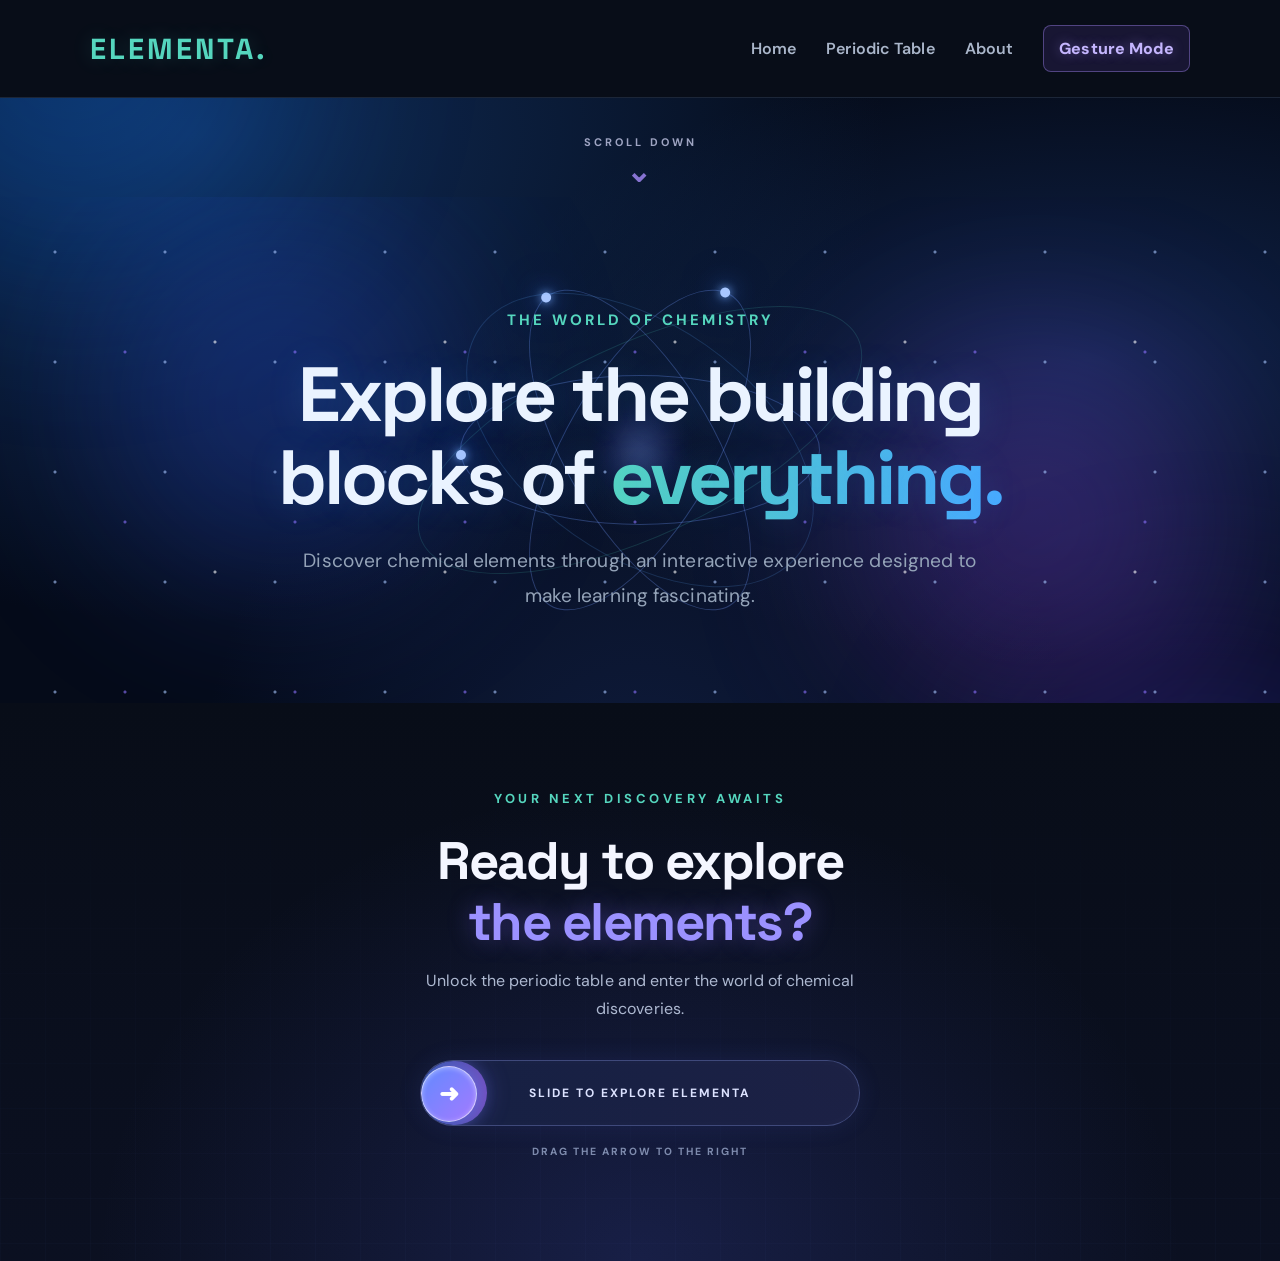
<file: index.html>
<!DOCTYPE html>
<html lang="en">

<head>
    <meta charset="UTF-8">
    <meta name="viewport" content="width=device-width, initial-scale=1.0">
    <title>ELEMENTA | Explore Chemistry</title>
    <link rel="stylesheet" href="styles.css">
</head>

<body>

    <header class="navbar">

        <div class="logo" id="elementa-logo">
            <span class="logo-text">ELEMENTA<span>.</span></span>

            <span class="logo-kitten" id="logo-kitten" aria-hidden="true">
                <span class="white-kitten-head">
                    <span class="kitten-ear left-ear"></span>
                    <span class="kitten-ear right-ear"></span>
                    <span class="kitten-eye left-eye"></span>
                    <span class="kitten-eye right-eye"></span>
                    <span class="kitten-cheek left-cheek"></span>
                    <span class="kitten-cheek right-cheek"></span>
                    <span class="kitten-nose"></span>
                    <span class="kitten-mouth"></span>
                </span>
                <span class="white-kitten-paw left-paw"></span>
                <span class="white-kitten-paw right-paw"></span>
            </span>
        </div>

        <nav>
            <a href="index.html">Home</a>
            <a href="periodic-table.html">Periodic Table</a>
            <a href="about.html">About</a>
        </nav>

        <a href="periodic-table.html#periodic-table" class="gesture-nav-link">
            Gesture Mode
        </a>

    </header>

    <main id="home">

        <!-- HERO SECTION -->
         <a href="#unlock-slider" class="scroll-down-hint">
    <span>SCROLL DOWN</span>
    <span class="scroll-down-arrow">⌄</span>
</a>
        <section class="hero">

            <div class="quantum-scene" aria-hidden="true">

                <div class="quantum-glow glow-one"></div>
                <div class="quantum-glow glow-two"></div>

                <div class="quantum-orbit orbit-one">
                    <span class="quantum-electron"></span>
                </div>

                <div class="quantum-orbit orbit-two">
                    <span class="quantum-electron"></span>
                </div>

                <div class="quantum-orbit orbit-three">
                    <span class="quantum-electron"></span>
                </div>

                <div class="quantum-core"></div>
                <div class="quantum-particles"></div>

            </div>

            <p class="eyebrow">THE WORLD OF CHEMISTRY</p>

            <h1>
                Explore the building<br>
                blocks of <span>everything.</span>
            </h1>

            <p class="hero-description">
                Discover chemical elements through an interactive
                experience designed to make learning fascinating.
            </p>

        </section>


        <!-- SLIDE TO UNLOCK SECTION -->
        <section class="unlock-section">

            <div class="unlock-content">

                <p class="eyebrow">YOUR NEXT DISCOVERY AWAITS</p>

                <h2>
                    Ready to explore
                    <span>the elements?</span>
                </h2>

                <p class="unlock-description">
                    Unlock the periodic table and enter the world
                    of chemical discoveries.
                </p>

                <div class="unlock-slider" id="unlock-slider">

                    <div class="unlock-track"></div>

                    <div class="unlock-fill" id="unlock-fill"></div>

                    <span class="unlock-text" id="unlock-text">
                        SLIDE TO EXPLORE ELEMENTA
                    </span>

                    <button
                        class="unlock-handle"
                        id="unlock-handle"
                        type="button"
                        aria-label="Slide to unlock the periodic table"
                        aria-valuemin="0"
                        aria-valuemax="100"
                        aria-valuenow="0"
                        role="slider"
                    >
                        <span>➜</span>
                    </button>

                </div>

                <p class="unlock-hint" id="unlock-hint">
                    DRAG THE ARROW TO THE RIGHT
                </p>

            </div>

        </section>

    </main>


    <!-- SLIDER INTERACTION -->
    <script>
        // =========================================
        // LOGO KITTEN INTERACTION
        // =========================================

        const logo = document.getElementById("elementa-logo");
        const kitten = document.getElementById("logo-kitten");

        if (logo && kitten) {
            logo.addEventListener("pointerenter", () => {
                kitten.classList.add("is-awake");
            });

            logo.addEventListener("pointerleave", () => {
                kitten.classList.remove("is-awake");
            });
        }


        // =========================================
        // SLIDE TO UNLOCK
        // =========================================

        const slider = document.getElementById("unlock-slider");
        const handle = document.getElementById("unlock-handle");
        const fill = document.getElementById("unlock-fill");
        const sliderText = document.getElementById("unlock-text");
        const hint = document.getElementById("unlock-hint");

        let isDragging = false;
        let isUnlocked = false;
        let startX = 0;
        let currentPosition = 0;

        function getMaximumPosition() {
            return slider.clientWidth - handle.offsetWidth;
        }

        function updateSlider(position) {
            const maximum = getMaximumPosition();

            currentPosition = Math.max(
                0,
                Math.min(position, maximum)
            );

            handle.style.left = currentPosition + "px";

            const progress = maximum > 0
                ? (currentPosition / maximum) * 100
                : 0;

            fill.style.width =
                (currentPosition + handle.offsetWidth) + "px";

            handle.setAttribute(
                "aria-valuenow",
                Math.round(progress)
            );

            if (progress >= 95) {
                unlockPeriodicTable();
            }
        }

        function unlockPeriodicTable() {
            if (isUnlocked) return;

            isUnlocked = true;

            slider.classList.add("unlocked");

            sliderText.textContent = "ACCESS GRANTED";
            hint.textContent = "WELCOME TO ELEMENTA ✨";

            handle.innerHTML = "<span>✓</span>";

            setTimeout(() => {
                window.location.href = "periodic-table.html";
            }, 850);
        }

        handle.addEventListener("pointerdown", (event) => {
            if (isUnlocked) return;

            isDragging = true;
            startX = event.clientX - currentPosition;

            handle.setPointerCapture(event.pointerId);
            slider.classList.add("is-dragging");
        });

        handle.addEventListener("pointermove", (event) => {
            if (!isDragging || isUnlocked) return;

            updateSlider(event.clientX - startX);
        });

        function stopDragging() {
            if (!isDragging) return;

            isDragging = false;
            slider.classList.remove("is-dragging");

            if (!isUnlocked) {
                updateSlider(0);
            }
        }

        handle.addEventListener("pointerup", stopDragging);
        handle.addEventListener("pointercancel", stopDragging);

        // Keyboard accessibility
        handle.addEventListener("keydown", (event) => {
            if (isUnlocked) return;

            const step = 20;

            if (event.key === "ArrowRight") {
                event.preventDefault();
                updateSlider(currentPosition + step);
            }

            if (event.key === "ArrowLeft") {
                event.preventDefault();
                updateSlider(currentPosition - step);
            }

            if (event.key === "Home") {
                event.preventDefault();
                updateSlider(0);
            }

            if (event.key === "End") {
                event.preventDefault();
                updateSlider(getMaximumPosition());
            }
        });

    </script>

</body>
</html>
</file>
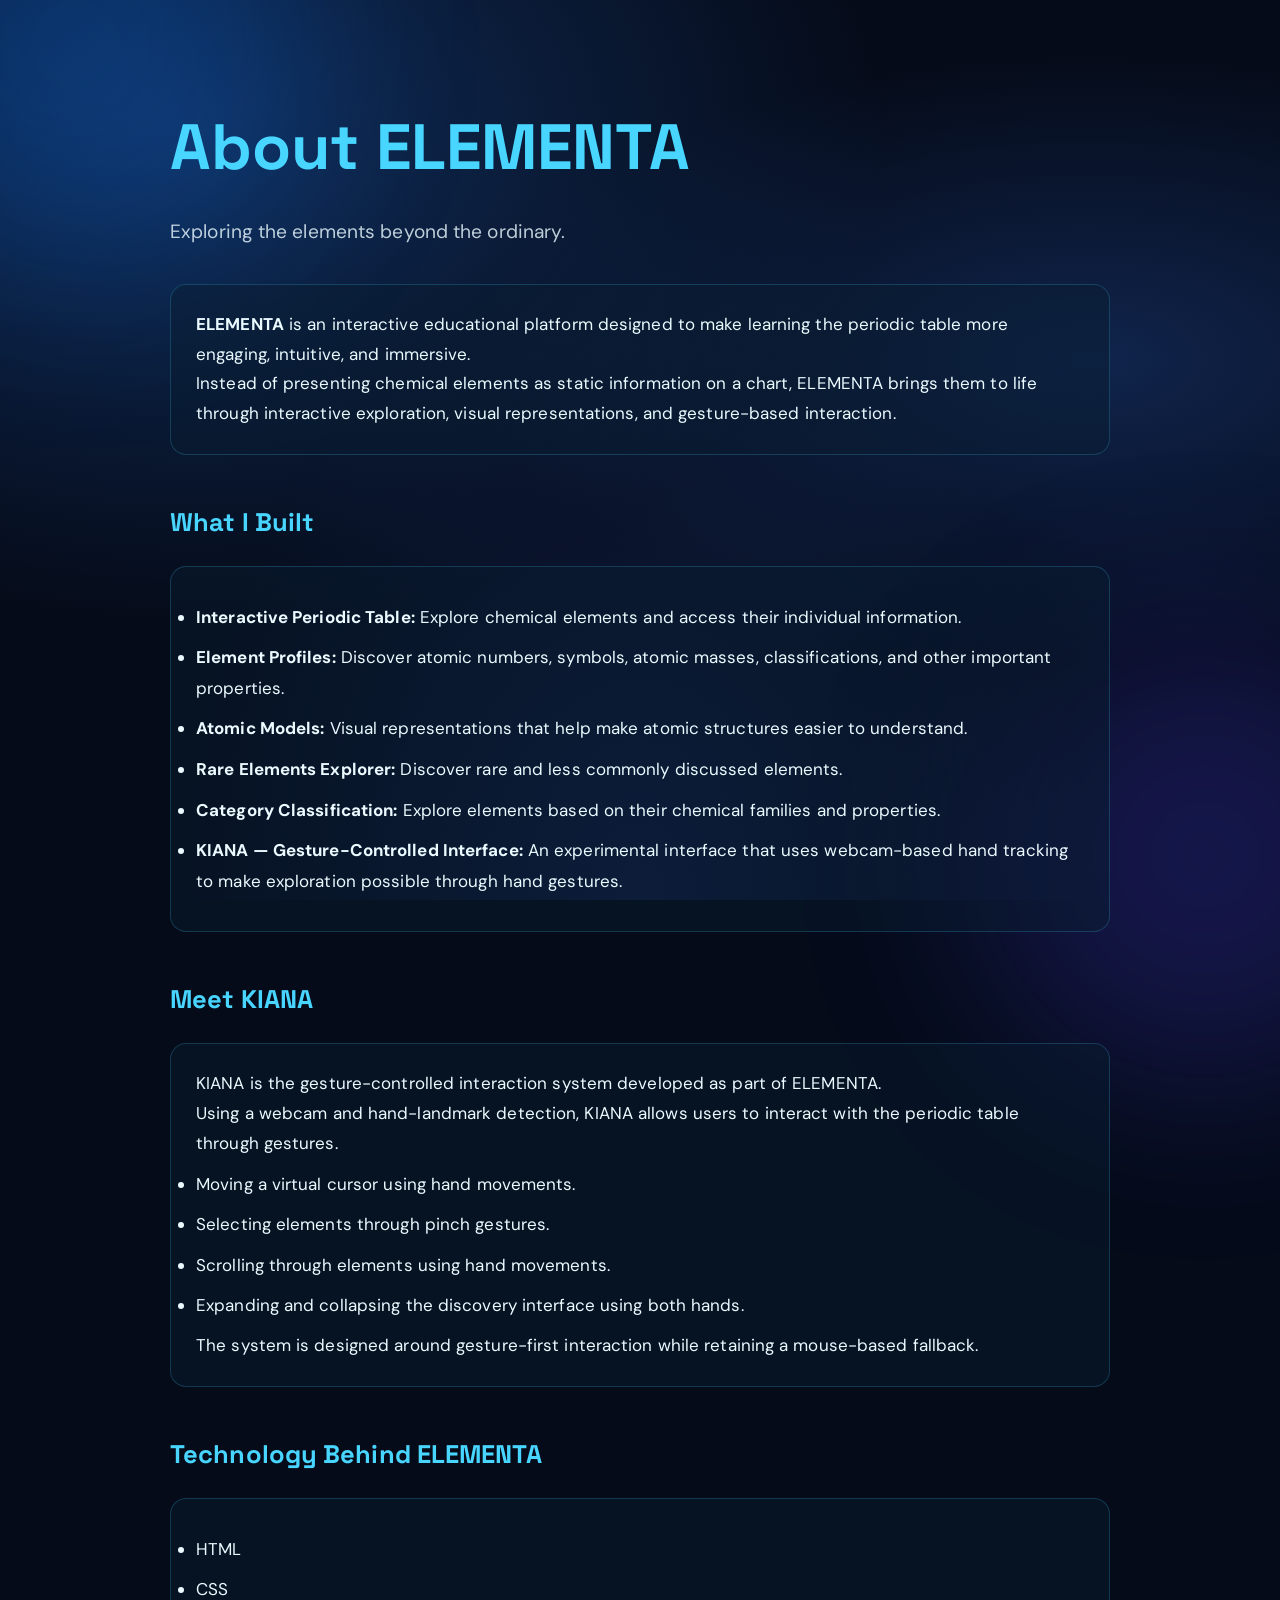
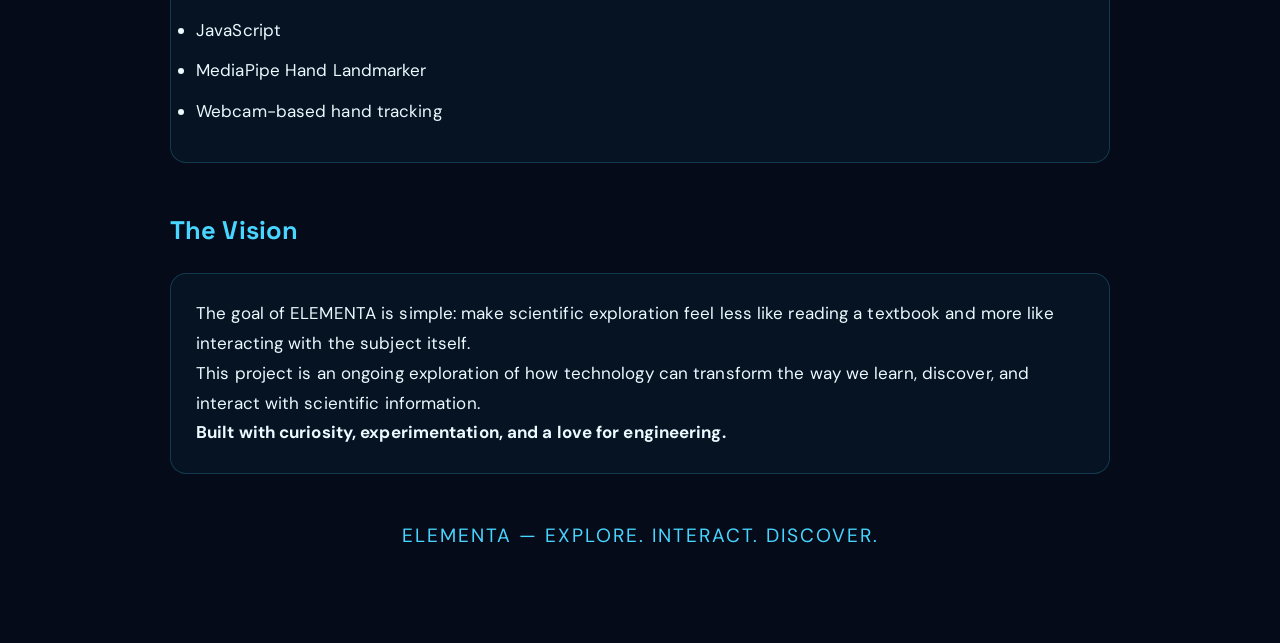
<file: about.html>
<!DOCTYPE html>
<html lang="en">
<head>
    <meta charset="UTF-8">
    <meta name="viewport" content="width=device-width, initial-scale=1.0">
    <title>About ELEMENTA</title>
    <link rel="stylesheet" href="styles.css">

    <style>
        .about-page {
            max-width: 1000px;
            margin: 60px auto;
            padding: 30px;
            color: #eafaff;
            line-height: 1.8;
        }

        .about-page h1 {
            font-size: clamp(2.5rem, 6vw, 4rem);
            color: #48d5ff;
            margin-bottom: 10px;
        }

        .about-page h2 {
            color: #48d5ff;
            margin-top: 45px;
        }

        .about-page .subtitle {
            font-size: 1.2rem;
            opacity: 0.8;
            margin-bottom: 35px;
        }

        .about-page .about-section {
            padding: 25px;
            margin: 20px 0;
            border: 1px solid rgba(72, 213, 255, 0.2);
            border-radius: 16px;
            background: rgba(10, 30, 50, 0.45);
        }

        .about-page li {
            margin: 10px 0;
        }

        .about-page .tagline {
            margin-top: 45px;
            text-align: center;
            font-size: 1.2rem;
            color: #48d5ff;
            letter-spacing: 2px;
        }
    </style>
</head>

<body>

    <main class="about-page">

        <h1>About ELEMENTA</h1>
        <p class="subtitle">Exploring the elements beyond the ordinary.</p>

        <section class="about-section">
            <p>
                <strong>ELEMENTA</strong> is an interactive educational platform
                designed to make learning the periodic table more engaging,
                intuitive, and immersive.
            </p>
            <p>
                Instead of presenting chemical elements as static information
                on a chart, ELEMENTA brings them to life through interactive
                exploration, visual representations, and gesture-based interaction.
            </p>
        </section>

        <h2>What I Built</h2>

        <section class="about-section">
            <ul>
                <li><strong>Interactive Periodic Table:</strong>
                    Explore chemical elements and access their individual information.</li>
                <li><strong>Element Profiles:</strong>
                    Discover atomic numbers, symbols, atomic masses, classifications,
                    and other important properties.</li>
                <li><strong>Atomic Models:</strong>
                    Visual representations that help make atomic structures easier to understand.</li>
                <li><strong>Rare Elements Explorer:</strong>
                    Discover rare and less commonly discussed elements.</li>
                <li><strong>Category Classification:</strong>
                    Explore elements based on their chemical families and properties.</li>
                <li><strong>KIANA — Gesture-Controlled Interface:</strong>
                    An experimental interface that uses webcam-based hand tracking
                    to make exploration possible through hand gestures.</li>
            </ul>
        </section>

        <h2>Meet KIANA</h2>

        <section class="about-section">
            <p>
                KIANA is the gesture-controlled interaction system developed
                as part of ELEMENTA.
            </p>
            <p>
                Using a webcam and hand-landmark detection, KIANA allows users
                to interact with the periodic table through gestures.
            </p>
            <ul>
                <li>Moving a virtual cursor using hand movements.</li>
                <li>Selecting elements through pinch gestures.</li>
                <li>Scrolling through elements using hand movements.</li>
                <li>Expanding and collapsing the discovery interface using both hands.</li>
            </ul>
            <p>
                The system is designed around gesture-first interaction while
                retaining a mouse-based fallback.
            </p>
        </section>

        <h2>Technology Behind ELEMENTA</h2>

        <section class="about-section">
            <ul>
                <li>HTML</li>
                <li>CSS</li>
                <li>JavaScript</li>
                <li>MediaPipe Hand Landmarker</li>
                <li>Webcam-based hand tracking</li>
            </ul>
        </section>

        <h2>The Vision</h2>

        <section class="about-section">
            <p>
                The goal of ELEMENTA is simple: make scientific exploration
                feel less like reading a textbook and more like interacting
                with the subject itself.
            </p>
            <p>
                This project is an ongoing exploration of how technology
                can transform the way we learn, discover, and interact
                with scientific information.
            </p>
            <p><strong>
                Built with curiosity, experimentation, and a love for engineering.
            </strong></p>
        </section>

        <p class="tagline">ELEMENTA — EXPLORE. INTERACT. DISCOVER.</p>

    </main>

</body>
</html>
</file>
<file: styles.css>
@import url('https://fonts.googleapis.com/css2?family=DM+Sans:wght@400;500;600;700;800&family=Space+Grotesk:wght@400;500;600;700&display=swap');
@import url('https://fonts.googleapis.com/css2?family=DM+Sans:wght@400;500;600;700;800&family=Space+Grotesk:wght@400;500;600;700&display=swap');
/* =====================================
   ELEMENTA - VISUAL DESIGN
===================================== */

* {
    margin: 0;
    padding: 0;
    box-sizing: border-box;
}

html {
    scroll-behavior: smooth;
}

body {
    font-family: Arial, sans-serif;
    background: #080d18;
    color: #f4f6fb;
    min-height: 100vh;
}

/* NAVIGATION */

.navbar {
    width: 100%;
    padding: 24px 7%;
    display: flex;
    align-items: center;
    justify-content: space-between;
    border-bottom: 1px solid #1c2638;
    background: #080d18;
}

.logo {
    font-size: 25px;
    font-weight: bold;
    letter-spacing: 3px;
}

.logo span {
    color: #55d6be;
}

nav {
    display: flex;
    gap: 35px;
}

nav a {
    color: #aab6ca;
    text-decoration: none;
    font-size: 14px;
    transition: 0.3s;
}

nav a:hover {
    color: #55d6be;
}

.gesture-button {
    background: transparent;
    color: #55d6be;
    border: 1px solid #55d6be;
    padding: 11px 20px;
    border-radius: 6px;
    cursor: pointer;
    transition: 0.3s;
}

.gesture-button:hover {
    background: #55d6be;
    color: #080d18;
}

/* HERO SECTION */

.hero {
    padding: 110px 7% 90px;
    text-align: center;
}

.eyebrow {
    color: #55d6be;
    font-size: 11px;
    letter-spacing: 3px;
    font-weight: bold;
    margin-bottom: 20px;
}

.hero h1 {
    font-size: clamp(38px, 6vw, 70px);
    line-height: 1.15;
    letter-spacing: -2px;
    margin: 0;
}

.hero h1 span {
    color: #55d6be;
}

.hero-description {
    color: #94a3b8;
    font-size: 16px;
    line-height: 1.8;
    max-width: 580px;
    margin: 25px auto 0;
}

/* PERIODIC TABLE SECTION */

.periodic-section {
    padding: 50px 7% 100px;
}

.section-heading {
    display: flex;
    justify-content: space-between;
    align-items: end;
    margin-bottom: 35px;
}

.section-heading h2 {
    font-size: 30px;
    margin-top: 8px;
}

.element-count {
    color: #94a3b8;
    font-size: 13px;
}

/* MAIN LAYOUT */

.periodic-layout {
    display: grid;
    grid-template-columns: minmax(0, 1fr) 260px;
    gap: 25px;
    align-items: start;
}

/* PERIODIC GRID */

.periodic-grid {
    display: grid;
    grid-template-columns: repeat(18, minmax(0, 1fr));
    gap: 7px;
    min-width: 0;
}

/* ELEMENT CARDS */

.element-card {
    aspect-ratio: 1 / 1.15;
    min-width: 0;
    background: #111c2d;
    border: 1px solid #26364c;
    border-radius: 6px;
    padding: 5px;
    display: flex;
    flex-direction: column;
    justify-content: space-between;
    cursor: pointer;
    transition: 0.2s ease;
}

.element-card:hover {
    transform: translateY(-5px);
    border-color: #55d6be;
    background: #192a3c;
}

.element-number {
    font-size: 9px;
    color: #8fa2bb;
}

.element-symbol {
    font-size: clamp(12px, 1.5vw, 20px);
    font-weight: bold;
    text-align: center;
    color: #55d6be;
}

.element-name {
    display: block;
    width: 100%;
    font-family: 'DM Sans', sans-serif;
    font-size: clamp(7px, 0.65vw, 10px);
    font-weight: 600;
    line-height: 1.2;
    text-align: center;
    white-space: nowrap;
    overflow: hidden;
    text-overflow: clip;
    margin-top: 3px;
}


/* ELEMENT DETAILS PANEL */

.element-details {
    background: #111c2d;
    border: 1px solid #26364c;
    border-radius: 10px;
    padding: 25px;
    min-height: 250px;
    position: sticky;
    top: 20px;
}

.element-details h2 {
    font-size: 23px;
    margin-bottom: 15px;
}

.element-details > p:last-child {
    color: #94a3b8;
    font-size: 14px;
    line-height: 1.8;
}

/* RESPONSIVE DESIGN */

@media (max-width: 900px) {

    .periodic-layout {
        grid-template-columns: 1fr;
    }

    .element-details {
        position: static;
    }

    .periodic-grid {
        gap: 4px;
    }

    .periodic-section {
        padding-left: 3%;
        padding-right: 3%;
    }
}

@media (max-width: 600px) {

    .navbar {
        padding: 18px 4%;
        flex-wrap: wrap;
        gap: 15px;
    }

    nav {
        gap: 15px;
    }

    nav a {
        font-size: 12px;
    }

    .gesture-button {
        padding: 8px 12px;
        font-size: 11px;
    }

    .hero {
        padding: 75px 5%;
    }

    .section-heading h2 {
        font-size: 22px;
    }

    .periodic-grid {
        gap: 3px;
    }
}

/* =====================================
   ELEMENTA - ANIMATED ATMOSPHERE
===================================== */

/* Rich midnight blue background */

body {
    background:
        radial-gradient(ellipse at 15% 15%, #102d59 0%, transparent 45%),
        radial-gradient(ellipse at 85% 40%, #10244c 0%, transparent 40%),
        radial-gradient(ellipse at 50% 100%, #101e42 0%, transparent 50%),
        #050b19;

    background-attachment: fixed;
    overflow-x: hidden;
    isolation: isolate;
}

/* Floating blue light effects */

body::before,
body::after {
    content: "";
    position: fixed;
    width: 450px;
    height: 450px;
    border-radius: 50%;
    filter: blur(100px);
    opacity: 0.22;
    pointer-events: none;
    z-index: -1;
}

body::before {
    background: #0879ff;
    top: -180px;
    left: -150px;
    animation: floatBlue 12s ease-in-out infinite alternate;
}

body::after {
    background: #5144ff;
    bottom: -180px;
    right: -150px;
    animation: floatPurple 15s ease-in-out infinite alternate;
}

/* Floating light animations */

@keyframes floatBlue {
    from {
        transform: translate(0, 0);
    }

    to {
        transform: translate(180px, 150px);
    }
}

@keyframes floatPurple {
    from {
        transform: translate(0, 0);
    }

    to {
        transform: translate(-150px, -130px);
    }
}

/* Glowing hero heading */

.hero h1 {
    text-shadow: 0 0 35px rgba(67, 155, 255, 0.18);
}

.hero h1 span {
    background: linear-gradient(
        90deg,
        #55d6be,
        #48aaff,
        #8b82ff
    );

    -webkit-background-clip: text;
    background-clip: text;
    color: transparent;
    background-size: 200% auto;

    animation: colorFlow 5s linear infinite;
}

@keyframes colorFlow {
    to {
        background-position: 200% center;
    }
}

/* Animated element cards */

.element-card {
    background: rgba(17, 28, 45, 0.75);
    backdrop-filter: blur(8px);
    transition:
        transform 0.3s ease,
        border-color 0.3s ease,
        box-shadow 0.3s ease,
        background 0.3s ease;
}

.element-card:hover {
    transform: translateY(-7px) scale(1.04);
    border-color: #55d6be;

    box-shadow:
        0 0 12px rgba(85, 214, 190, 0.25),
        0 0 30px rgba(42, 145, 255, 0.12);
}

/* Glass effect for details panel */

.element-details {
    background: rgba(17, 28, 45, 0.75);
    backdrop-filter: blur(15px);

    box-shadow:
        0 10px 40px rgba(0, 0, 0, 0.2);
}

/* Navigation glow */

.logo {
    text-shadow: 0 0 20px rgba(85, 214, 190, 0.2);
}

/* Accessibility: respect reduced motion */

@media (prefers-reduced-motion: reduce) {
    *,
    *::before,
    *::after {
        animation: none !important;
        transition: none !important;
        scroll-behavior: auto !important;
    }
}

/* ELEMENTA LOGO HOVER GLOW */

.logo {
    cursor: pointer;
    transition: text-shadow 0.3s ease, color 0.3s ease;
}

.logo:hover {
    text-shadow:
        0 0 8px rgba(85, 214, 190, 0.8),
        0 0 20px rgba(85, 214, 190, 0.5),
        0 0 40px rgba(72, 170, 255, 0.4);
}

/* SELECTED ELEMENT DETAILS */

.selected-symbol {
    font-size: 65px;
    font-weight: bold;
    color: #55d6be;
    text-shadow: 0 0 25px rgba(85, 214, 190, 0.3);
    margin: 15px 0;
}

.element-details p {
    text-align: left;
    margin: 12px 0;
    font-size: 13px;
    color: #aab6ca;
    letter-spacing: 0;
}

.element-details strong {
    color: #55d6be;
}

.element-description {
    line-height: 1.8;
    padding-top: 15px;
    border-top: 1px solid #26364c;
}

.element-card:focus-visible {
    outline: 2px solid #55d6be;
    outline-offset: 3px;
}
/* ELEMENT NAME TEXT FIX */

.element-card .element-name {
    font-size: 9px;
    white-space: nowrap;
    overflow: hidden;
    text-overflow: ellipsis;
    max-width: 100%;
    display: block;
}

/* =================================
   ELEMENTA — FUTURISTIC CATEGORIES
================================= */

.element-card {
    background: rgba(10, 20, 38, 0.92);
    border: 1px solid rgba(120, 160, 210, 0.22);
    box-shadow: inset 0 0 12px rgba(80, 130, 200, 0.04);
}

/* Alkali metals — coral */
.element-card.alkali-metal {
    --element-color: #ff737f;
}

/* Alkaline earth metals — amber */
.element-card.alkaline-earth-metal {
    --element-color: #ffb45e;
}

/* Transition metals — electric gold */
.element-card.transition-metal {
    --element-color: #e9d36b;
}

/* Post-transition metals — mint */
.element-card.post-transition-metal {
    --element-color: #69e0ad;
}

/* Metalloids — turquoise */
.element-card.metalloid {
    --element-color: #55ded5;
}

/* Nonmetals — electric blue */
.element-card.nonmetal {
    --element-color: #62aaff;
}

/* Halogens — violet */
.element-card.halogen {
    --element-color: #a78bfa;
}

/* Noble gases — magenta */
.element-card.noble-gas {
    --element-color: #df91ff;
}

/* Lanthanides — rose */
.element-card.lanthanide {
    --element-color: #f18fbd;
}

/* Actinides — crimson */
.element-card.actinide {
    --element-color: #ff829d;
}

/* Apply each category's colour */

.element-card[class*="metal"],
.element-card.metalloid,
.element-card.nonmetal,
.element-card.halogen,
.element-card.noble-gas,
.element-card.lanthanide,
.element-card.actinide {
    border-color: color-mix(in srgb, var(--element-color) 65%, transparent);
}

.element-card[class*="metal"] .element-symbol,
.element-card.metalloid .element-symbol,
.element-card.nonmetal .element-symbol,
.element-card.halogen .element-symbol,
.element-card.noble-gas .element-symbol,
.element-card.lanthanide .element-symbol,
.element-card.actinide .element-symbol {
    color: var(--element-color);
}

.element-card:hover {
    background: rgba(18, 32, 56, 0.98);
    border-color: var(--element-color, #62aaff);
    box-shadow:
        0 0 8px color-mix(in srgb, var(--element-color, #62aaff) 35%, transparent),
        0 0 20px color-mix(in srgb, var(--element-color, #62aaff) 15%, transparent);
    transform: translateY(-3px);
}

.element-card .element-symbol {
    font-size: clamp(15px, 1.2vw, 21px);
    font-weight: 700;
    text-shadow: 0 0 12px currentColor;
}

.element-card .element-number {
    color: #9eafc8;
    font-size: 10px;
}

.element-card .element-name {
    color: #d4deed;
    font-size: 9px;
    white-space: nowrap;
    overflow: hidden;
    text-overflow: ellipsis;
}

/* =================================
   ELEMENTA — CATEGORY LEGEND
================================= */

.category-legend {
    margin-top: 35px;
    padding: 25px;
    background: rgba(10, 20, 38, 0.75);
    border: 1px solid rgba(98, 170, 255, 0.2);
    border-radius: 14px;
    backdrop-filter: blur(12px);
    box-shadow: 0 0 25px rgba(50, 120, 220, 0.06);
}

.legend-heading {
    margin-bottom: 22px;
}

.legend-heading h3 {
    margin-top: 8px;
    color: #e5edff;
    font-size: 19px;
}

.legend-items {
    display: flex;
    flex-wrap: wrap;
    gap: 18px 28px;
}

.legend-item {
    display: flex;
    align-items: center;
    gap: 9px;
    color: #b8c6dc;
    font-size: 12px;
    transition: color 0.25s ease;
}

.legend-item:hover {
    color: #ffffff;
}

.legend-dot {
    width: 9px;
    height: 9px;
    border-radius: 50%;
    box-shadow: 0 0 10px currentColor;
}

/* Legend colours */

.legend-dot.alkali {
    background: #ff737f;
    color: #ff737f;
}

.legend-dot.alkaline {
    background: #ffb45e;
    color: #ffb45e;
}

.legend-dot.transition {
    background: #e9d36b;
    color: #e9d36b;
}

.legend-dot.post-transition {
    background: #69e0ad;
    color: #69e0ad;
}

.legend-dot.metalloid {
    background: #55ded5;
    color: #55ded5;
}

.legend-dot.nonmetal {
    background: #62aaff;
    color: #62aaff;
}

.legend-dot.halogen {
    background: #a78bfa;
    color: #a78bfa;
}

.legend-dot.noble {
    background: #df91ff;
    color: #df91ff;
}

.legend-dot.lanthanide {
    background: #f18fbd;
    color: #f18fbd;
}

.legend-dot.actinide {
    background: #ff829d;
    color: #ff829d;
}

@media (max-width: 600px) {
    .category-legend {
        padding: 18px;
    }

    .legend-items {
        gap: 14px;
    }
}

/* =================================
   RARE ELEMENTS EXPLORER
================================= */

.rare-elements-section {
    padding: 80px 7%;
}

.rare-elements-section .section-heading {
    display: flex;
    flex-direction: column;
    align-items: flex-start;
    margin-bottom: 35px;
}

.rare-elements-section .section-heading .eyebrow {
    margin-bottom: 12px;
}

.rare-database-label {
    color: #a78bfa;
    font-size: 12px;
    letter-spacing: 2px;
    font-weight: 600;
    margin-left: 10px;
    margin-top: 5px;
}

.rare-description {
    color: #b8c6dc;
    font-size: 14px;
    line-height: 1.8;
    margin-top: 12px;
    margin-bottom: 10px;
    max-width: 650px;
}

.rare-elements-section .section-heading h2 {
    font-size: 30px;
    margin-top: 5px;
}

/* RARE ELEMENT CARDS */

.rare-elements-grid {
    display: grid;
    grid-template-columns: repeat(auto-fit, minmax(230px, 1fr));
    gap: 22px;
    margin-top: 35px;
}

.rare-element-card {
    padding: 24px;
    border: 1px solid rgba(98, 170, 255, 0.25);
    border-radius: 14px;
    background: rgba(10, 20, 38, 0.85);
    box-shadow: inset 0 0 20px rgba(98, 170, 255, 0.04);
    transition: 0.3s ease;
}

.rare-element-card:hover {
    transform: translateY(-5px);
    border-color: #62aaff;
    box-shadow: 0 0 22px rgba(98, 170, 255, 0.16);
}

/* RARE ELEMENT IMAGES */

.rare-element-image {
    width: 100%;
    height: 165px;
    object-fit: contain;
    object-position: center;
    border-radius: 9px;
    margin-bottom: 18px;
    border: 1px solid rgba(98, 170, 255, 0.25);
    background: #101c30;
    display: block;
}

.rare-element-number {
    color: #8195b5;
    font-size: 12px;
}

.rare-element-card h3 {
    font-size: 38px;
    color: #62aaff;
    margin: 10px 0;
    text-shadow: 0 0 15px rgba(98, 170, 255, 0.4);
}

.rare-element-card h4 {
    color: #e5edff;
    font-size: 18px;
}

.rare-element-category {
    color: #a78bfa;
    font-size: 12px;
    margin: 8px 0 20px;
}

.abundance {
    padding: 15px;
    margin-bottom: 18px;
    border-radius: 9px;
    background: rgba(98, 170, 255, 0.07);
    border: 1px solid rgba(98, 170, 255, 0.15);
}

.abundance span,
.abundance small {
    display: block;
    color: #9eafc8;
    font-size: 11px;
}

.abundance strong {
    display: block;
    margin: 8px 0;
    color: #62aaff;
    font-size: 25px;
}

.rare-element-card > p:not(.rare-element-number):not(.rare-element-category) {
    color: #b8c6dc;
    font-size: 12px;
    line-height: 1.7;
    margin-top: 12px;
}
/* HAND TRACKING CAMERA PREVIEW */

.camera-preview {
    position: relative;
    width: 100%;
    overflow: hidden;
    border-radius: 14px;
    background: #080d18;
}

.camera-preview video {
    display: block;
    width: 100%;
    height: auto;
    transform: scaleX(-1);
}

#hand-canvas {
    position: absolute;
    inset: 0;
    width: 100%;
    height: 100%;
    transform: scaleX(-1);
    pointer-events: none;
}
/* HAND DISTANCE DISPLAY */

.gesture-readout {
    margin-top: 16px;
    padding: 14px;
    border: 1px solid rgba(98, 170, 255, 0.25);
    border-radius: 10px;
    background: rgba(98, 170, 255, 0.07);
    color: #a9caff;
    text-align: center;
    font-size: 14px;
}
/* GESTURE CONTROLLED PERIODIC TABLE */

#periodic-grid {
    transition: transform 0.4s ease;
    transform-origin: top center;
}

#periodic-grid.gesture-expanded {
    transform: scale(1.12);
}
/* PINCH GESTURE STATUS */

.pinch-status {
    margin-top: 10px;
    padding: 12px;
    border: 1px solid rgba(167, 139, 250, 0.25);
    border-radius: 10px;
    background: rgba(167, 139, 250, 0.07);
    color: #c4b5fd;
    text-align: center;
    font-size: 13px;
}
/* =================================
   ELEMENTA FLOATING CAMERA PANEL
================================= */

.gesture-section {
    position: fixed;
    right: 22px;
    bottom: 22px;
    width: 300px;
    z-index: 1000;

    padding: 14px;
    border: 1px solid rgba(98, 170, 255, 0.35);
    border-radius: 16px;

    background: rgba(8, 13, 24, 0.96);

    box-shadow:
        0 0 25px rgba(98, 170, 255, 0.12),
        0 10px 35px rgba(0, 0, 0, 0.4);

    backdrop-filter: blur(15px);
}

/* Hide the large introductory heading */

.gesture-section .section-heading {
    display: none;
}

/* Camera preview */

.camera-preview {
    position: relative;
    width: 100%;
    aspect-ratio: 16 / 9;
    overflow: hidden;
    border-radius: 10px;
    background: #101c30;
}

.camera-preview video {
    display: block;
    position: absolute;
    inset: 0;
    width: 100%;
    height: 100%;
    object-fit: cover;
    z-index: 1;
}

.camera-preview canvas {
    position: absolute;
    inset: 0;
    width: 100%;
    height: 100%;
    z-index: 2;
    pointer-events: none;
}

.camera-overlay {
    position: absolute;
    inset: 0;
    display: flex;
    align-items: center;
    justify-content: center;
    background: rgba(8, 13, 24, 0.8);
    color: #b8c6dc;
    font-size: 12px;
    z-index: 3;
}
/* Camera overlay */

.camera-overlay {
    position: absolute;
    inset: 0;
    display: flex;
    align-items: center;
    justify-content: center;
    background: rgba(8, 13, 24, 0.8);
    color: #b8c6dc;
    font-size: 12px;
}

/* Camera buttons */

.camera-controls {
    display: flex;
    gap: 8px;
    margin-top: 10px;
}

.camera-controls button {
    flex: 1;
    padding: 9px 6px;
    font-size: 11px;
    cursor: pointer;
}

/* Detection messages */

.gesture-readout,
.pinch-status {
    margin-top: 8px;
    padding: 9px;
    border-radius: 8px;
    font-size: 11px;
    text-align: center;
    line-height: 1.5;
}

/* Camera status */

#camera-status {
    font-size: 10px;
    margin-top: 8px;
    text-align: center;
    color: #9eafc8;
}

/* Small laptop screens */

@media (max-width: 600px) {
    .gesture-section {
        width: 235px;
        right: 10px;
        bottom: 10px;
        padding: 9px;
    }
}

/* =================================
   ELEMENTA WORKSPACE CONTROLS
================================= */

.workspace-controls {
    position: fixed;
    top: 100px;
    right: 22px;
    z-index: 1200;

    display: flex;
    flex-direction: column;
    gap: 10px;
}

.workspace-controls button {
    display: flex;
    align-items: center;
    gap: 10px;

    padding: 12px 16px;

    color: #dceaff;
    background: rgba(15, 27, 48, 0.95);

    border: 1px solid rgba(98, 170, 255, 0.35);
    border-radius: 12px;

    font-size: 13px;
    cursor: pointer;

    backdrop-filter: blur(12px);

    transition: 0.25s ease;
}

.workspace-controls button:hover {
    background: rgba(40, 65, 105, 0.95);
    border-color: #62aaff;
    box-shadow: 0 0 18px rgba(98, 170, 255, 0.2);
    transform: translateX(-3px);
}

.workspace-controls button span {
    font-size: 17px;
}

/* Smaller screens */

@media (max-width: 600px) {
    .workspace-controls {
        top: 85px;
        right: 10px;
    }

    .workspace-controls button {
        padding: 9px 11px;
        font-size: 11px;
    }
}

/* =================================
   ELEMENTA PANEL VISIBILITY
================================= */

/* Hide camera panel initially */
.gesture-section {
    display: none;
}

.gesture-section.is-open {
    display: block;
}

/* Hide element details initially */
.periodic-layout .element-details {
    display: none;
}

.periodic-layout .element-details.is-open {
    display: block;
}
/* Rare element image inside details panel */

.element-details {
    min-width: 0;
    box-sizing: border-box;
    overflow: hidden;
}

.element-details img.selected-element-image {
    display: block;
    width: 100%;
    max-width: 200px;
    height: auto;
    max-height: 160px;
    object-fit: contain;
    box-sizing: border-box;
    margin: 15px auto;
}
#element-details {
    min-width: 0;
    max-width: 100%;
    box-sizing: border-box;
    overflow: hidden;
}

/* =================================
   ELEMENTA IMMERSIVE GESTURE MODE
================================= */

body.gesture-mode {
    overflow: hidden;
    background: #080d18;
}

/* Hide the normal website */
body.gesture-mode .navbar,
body.gesture-mode main > section:not(#gesture-control):not(#periodic-table),
body.gesture-mode .workspace-controls {
    display: none;
}

/* Full-screen gesture experience */
body.gesture-mode #gesture-control {
    display: flex;
    position: fixed;
    inset: 0;
    z-index: 2000;
    width: 100%;
    height: 100vh;
    padding: 20px;
    margin: 0;
    background: transparent;
    align-items: center;
    justify-content: center;
}

/* Full-screen camera background */
body.gesture-mode .camera-preview {
    position: fixed;
    inset: 0;
    width: 100%;
    height: 100%;
    aspect-ratio: auto;
    border-radius: 0;
    z-index: -1;
    background: #080d18;
}

body.gesture-mode .camera-preview video {
    width: 100%;
    height: 100%;
    object-fit: cover;
}

body.gesture-mode .camera-preview canvas {
    width: 100%;
    height: 100%;
}

/* Keep the camera controls above the video */
body.gesture-mode .camera-container {
    position: relative;
    z-index: 2;
    width: 100%;
    height: 100%;
    display: flex;
    flex-direction: column;
    justify-content: flex-end;
    align-items: center;
    pointer-events: none;
}

body.gesture-mode .camera-controls,
body.gesture-mode .gesture-readout,
body.gesture-mode .pinch-status {
    pointer-events: auto;
}

/* Remove the ordinary section heading */
body.gesture-mode .section-heading {
    display: none;
}

/* =================================
   IMMERSIVE GESTURE INTERFACE
================================= */

/* ELEMENTA floating logo */
body.gesture-mode #gesture-control::before {
    content: "ELEMENTA.";
    position: fixed;
    top: 28px;
    left: 35px;
    z-index: 1000;
    color: #ffffff;
    font-size: 22px;
    font-weight: 800;
    letter-spacing: 3px;
    text-shadow: 0 0 18px rgba(85, 214, 190, 0.5);
}

/* Floating camera information */
body.gesture-mode .gesture-readout,
body.gesture-mode .pinch-status {
    color: #ffffff;
    text-align: center;
    background: rgba(8, 13, 24, 0.65);
    backdrop-filter: blur(12px);
    border: 1px solid rgba(255, 255, 255, 0.15);
    border-radius: 30px;
    padding: 12px 22px;
    margin: 6px;
    font-size: 13px;
}

/* Floating controls */
body.gesture-mode .camera-controls {
    margin: 15px;
    display: flex;
    justify-content: center;
    gap: 12px;
}

/* Hide ordinary camera buttons */
body.gesture-mode #start-camera,
body.gesture-mode #stop-camera {
    display: none;
}

/* Exit button */
body.gesture-mode #exit-gesture-mode {
    display: block;
    background: rgba(12, 20, 36, 0.8);
    color: white;
    border: 1px solid rgba(85, 214, 190, 0.6);
    border-radius: 30px;
    padding: 12px 25px;
    cursor: pointer;
    backdrop-filter: blur(12px);
    transition: 0.3s ease;
}

body.gesture-mode #exit-gesture-mode:hover {
    background: #55d6be;
    color: #080d18;
}

/* Camera status */
body.gesture-mode #camera-status {
    color: white;
    background: rgba(8, 13, 24, 0.6);
    padding: 8px 15px;
    border-radius: 20px;
    font-size: 12px;
}

/* Gesture engine loading screen */

.gesture-loading {
    display: none;
}

body.gesture-mode .gesture-loading {
    display: flex;
    position: fixed;
    inset: 0;
    z-index: 10;
    background: rgba(8, 13, 24, 0.92);
    flex-direction: column;
    align-items: center;
    justify-content: center;
    gap: 18px;
    color: #ffffff;
    font-size: 14px;
    pointer-events: none;
}

.loading-spinner {
    width: 38px;
    height: 38px;
    border: 3px solid rgba(85, 214, 190, 0.2);
    border-top-color: #55d6be;
    border-radius: 50%;
    animation: elementa-spin 0.8s linear infinite;
}

@keyframes elementa-spin {
    to {
        transform: rotate(360deg);
    }
}

/* =================================
   HOLOGRAPHIC PERIODIC TABLE
================================= */

body.gesture-mode #periodic-table {
    display: block;
    position: fixed;
    inset: 0;
    z-index: 2000;
    width: 100%;
    height: 100vh;
    padding: 90px 25px 120px;
    margin: 0;
    overflow: auto;
    background: transparent;
}

body.gesture-mode #periodic-table .section-heading {
    display: none;
}

body.gesture-mode #periodic-table .periodic-layout {
    display: block;
}

body.gesture-mode #periodic-grid {
    display: grid;
    grid-template-columns: repeat(18, minmax(0, 1fr));
    gap: 5px;
    width: min(100%, 1200px);
    margin: 0 auto;
}

body.gesture-mode #periodic-grid .element-card {
    background: rgba(8, 24, 45, 0.65);
    backdrop-filter: blur(8px);
    border: 1px solid rgba(85, 214, 190, 0.35);
    box-shadow: 0 0 10px rgba(85, 214, 190, 0.08);
    transition: 0.2s ease;
}

body.gesture-mode #periodic-grid .element-card:hover,
body.gesture-mode #periodic-grid .element-card.gesture-selected {
    border-color: #55d6be;
    box-shadow: 0 0 20px rgba(85, 214, 190, 0.5);
    transform: scale(1.08);
}

body.gesture-mode #element-details {
    position: fixed;
    top: 90px;
    right: 25px;
    z-index: 1001;
    width: 280px;
    max-height: 65vh;
    overflow-y: auto;
    background: rgba(8, 20, 38, 0.85);
    backdrop-filter: blur(15px);
    border: 1px solid rgba(85, 214, 190, 0.5);
}
/* Keep gesture controls above the holographic table */

body.gesture-mode .camera-container {
    position: relative;
    z-index: 2;
}

body.gesture-mode .camera-controls,
body.gesture-mode .gesture-readout,
body.gesture-mode .pinch-status,
body.gesture-mode #camera-status {
    position: relative;
    z-index: 3;
}

/* =================================
   ELEMENTA JARVIS COMMAND BAR
================================= */

.gesture-topbar {
    display: none;
}

body.gesture-mode #gesture-control::before {
    display: none;
}

body.gesture-mode .gesture-topbar {
    display: flex;
    position: fixed;
    top: 0;
    left: 0;
    right: 0;
    min-height: 78px;
    padding: 12px 25px;
    align-items: center;
    justify-content: space-between;
    gap: 20px;
    background: rgba(5, 14, 29, 0.94);
    backdrop-filter: blur(18px);
    border-bottom: 1px solid rgba(85, 214, 190, 0.4);
    box-shadow: 0 5px 25px rgba(0, 0, 0, 0.3);
    z-index: 3000;
}

body.gesture-mode #periodic-table {
    padding-top: 110px;
}

/* Brand */
body.gesture-mode .gesture-brand {
    color: #ffffff;
    font-size: 23px;
    font-weight: 800;
    letter-spacing: 3px;
    white-space: nowrap;
}

body.gesture-mode .gesture-brand span {
    color: #55d6be;
}

/* Status indicators */
body.gesture-mode .gesture-topbar-status {
    display: flex;
    align-items: center;
    justify-content: center;
    gap: 12px;
    flex-wrap: wrap;
}

body.gesture-mode .gesture-topbar-status .gesture-readout,
body.gesture-mode .gesture-topbar-status .pinch-status,
body.gesture-mode .gesture-topbar-status #camera-status {
    color: #bcefff;
    font-size: 11px;
    margin: 0;
    padding: 9px 12px;
    background: rgba(85, 214, 190, 0.08);
    border: 1px solid rgba(85, 214, 190, 0.25);
    border-radius: 20px;
    white-space: nowrap;
}

/* Toolbar buttons */
body.gesture-mode .camera-controls {
    display: flex;
    align-items: center;
    gap: 10px;
    margin: 0;
}

body.gesture-mode #start-camera {
    display: none;
}

body.gesture-mode #stop-camera,
body.gesture-mode #exit-gesture-mode {
    display: block;
    padding: 10px 16px;
    border-radius: 22px;
    cursor: pointer;
    white-space: nowrap;
}

body.gesture-mode #stop-camera {
    color: #ffb5b5;
    background: rgba(255, 70, 70, 0.12);
    border: 1px solid rgba(255, 100, 100, 0.5);
}

body.gesture-mode #exit-gesture-mode {
    color: #55d6be;
    background: rgba(85, 214, 190, 0.1);
    border: 1px solid #55d6be;
}

/* Keep the table below the command bar */
body.gesture-mode #periodic-table .periodic-layout {
    margin-top: 15px;
}

/* Responsive toolbar */
@media (max-width: 850px) {
    body.gesture-mode .gesture-topbar {
        flex-wrap: wrap;
        justify-content: center;
        padding: 10px;
    }

    body.gesture-mode .gesture-topbar-status {
        order: 3;
        width: 100%;
    }

    body.gesture-mode #periodic-table {
        padding-top: 150px;
    }
}

/* =========================================
   ELEMENTA — HOLOGRAPHIC GESTURE CURSOR
========================================= */

.gesture-cursor {
    display: none;
    position: fixed;
    left: 0;
    top: 0;

    width: 25px;
    height: 25px;

    border: 2px solid #55d6be;
    border-radius: 50%;

    background: rgba(85, 214, 190, 0.18);

    box-shadow:
        0 0 10px #55d6be,
        0 0 25px rgba(85, 214, 190, 0.8),
        inset 0 0 10px rgba(85, 214, 190, 0.3);

    transform: translate(-50%, -50%);

    pointer-events: none;
    z-index: 2500;

    transition:
        width 0.12s ease,
        height 0.12s ease,
        background 0.12s ease;
}

/* Show cursor in Gesture Mode */

body.gesture-mode .gesture-cursor.is-visible {
    display: block;
}

/* Cursor reacts to pinch */

body.gesture-mode .gesture-cursor.is-pinching {
    width: 38px;
    height: 38px;

    background: rgba(167, 139, 250, 0.35);
    border-color: #a78bfa;

    box-shadow:
        0 0 15px #a78bfa,
        0 0 35px rgba(167, 139, 250, 0.8);
}


/* =========================================
   ELEMENTA — GESTURE ELEMENT HIGHLIGHT
========================================= */

body.gesture-mode #periodic-grid .element-card.gesture-selected {
    border: 2px solid #55d6be !important;

    background: rgba(85, 214, 190, 0.16);

    box-shadow:
        0 0 12px rgba(85, 214, 190, 0.65),
        0 0 25px rgba(85, 214, 190, 0.25);

    transform: scale(1.08);

    z-index: 2;
}


/* =========================================
   ELEMENTA — GESTURE STATUS FEEDBACK
========================================= */

body.gesture-mode .gesture-topbar-status {
    min-width: 0;
}

body.gesture-mode .gesture-topbar-status > * {
    transition:
        border-color 0.25s ease,
        box-shadow 0.25s ease;
}


/* =========================================
   ELEMENTA — SMOOTH HOLOGRAPHIC TABLE
========================================= */

body.gesture-mode #periodic-grid {
    transform-origin: center top;
    transition: transform 0.35s ease;
}

body.gesture-mode #periodic-grid.gesture-expanded {
    transform: scale(1.08);
}


/* =========================================
   ELEMENTA — RESPONSIVE CURSOR
========================================= */

@media (prefers-reduced-motion: reduce) {
    .gesture-cursor,
    #periodic-grid,
    .element-card {
        transition: none !important;
    }
}
/* =========================================
   ELEMENTA — GAME STYLE TUTORIAL
========================================= */

.elementa-tutorial-overlay {
    position: fixed;
    inset: 0;
    z-index: 99999;

    display: none;
    align-items: center;
    justify-content: center;

    padding: 20px;

    background: rgba(3, 7, 20, 0.88);
    backdrop-filter: blur(16px);
}

.elementa-tutorial-overlay.is-active {
    display: flex;
    animation: tutorialFadeIn 0.3s ease;
}

.tutorial-window {
    width: 100%;
    max-width: 540px;

    padding: 28px;

    background:
        linear-gradient(
            145deg,
            rgba(20, 31, 58, 0.98),
            rgba(9, 15, 32, 0.99)
        );

    border: 1px solid rgba(98, 170, 255, 0.45);
    border-radius: 22px;

    box-shadow:
        0 0 30px rgba(98, 170, 255, 0.15),
        0 0 100px rgba(167, 139, 250, 0.12);

    animation: tutorialAppear 0.4s ease;
}

.tutorial-top {
    display: flex;
    align-items: center;
    justify-content: space-between;

    padding-bottom: 18px;

    border-bottom: 1px solid rgba(255,255,255,0.1);
}

.tutorial-top span {
    color: #62aaff;
    font-size: 10px;
    letter-spacing: 2px;
    font-weight: 700;
}

.tutorial-close {
    background: transparent;
    border: none;
    color: #aab7d0;
    font-size: 20px;
    cursor: pointer;
}

.tutorial-content {
    text-align: center;
    padding: 30px 10px 25px;
}

.tutorial-icon {
    width: 100px;
    height: 100px;

    display: flex;
    align-items: center;
    justify-content: center;

    margin: 0 auto 22px;

    font-size: 48px;

    background: rgba(98, 170, 255, 0.1);
    border: 1px solid rgba(98, 170, 255, 0.4);
    border-radius: 50%;

    box-shadow: 0 0 35px rgba(98, 170, 255, 0.15);
}

.tutorial-label {
    color: #55d6be;
    font-size: 11px;
    letter-spacing: 3px;
    font-weight: 700;
}

.tutorial-content h2 {
    color: white;
    font-size: 30px;
    margin: 12px 0;
}

.tutorial-description {
    color: #b9c6dd;
    font-size: 14px;
    line-height: 1.8;
    max-width: 390px;
    margin: 0 auto;
}

.tutorial-tip {
    margin-top: 22px;
    padding: 13px;

    color: #a9baff;
    font-size: 12px;

    background: rgba(167, 139, 250, 0.09);
    border: 1px solid rgba(167, 139, 250, 0.2);
    border-radius: 10px;
}

.tutorial-progress {
    display: flex;
    align-items: center;
    gap: 15px;
}

.tutorial-progress-track {
    flex: 1;
    height: 5px;

    background: rgba(255,255,255,0.1);
    border-radius: 10px;
    overflow: hidden;
}

.tutorial-progress-fill {
    width: 25%;
    height: 100%;

    background: linear-gradient(90deg, #55d6be, #62aaff, #a78bfa);
    border-radius: 10px;

    transition: width 0.3s ease;
}

#tutorial-progress-text {
    color: #8fa3c4;
    font-size: 11px;
}

.tutorial-actions {
    display: flex;
    justify-content: space-between;
    align-items: center;

    margin-top: 25px;
    gap: 10px;
}

.tutorial-navigation {
    display: flex;
    gap: 10px;
}

.tutorial-actions button {
    padding: 11px 17px;

    border-radius: 9px;
    cursor: pointer;

    font-size: 12px;
    font-weight: 600;

    transition: 0.2s ease;
}

#tutorial-skip,
#tutorial-back {
    background: rgba(255,255,255,0.06);
    border: 1px solid rgba(255,255,255,0.12);
    color: #b9c6dd;
}

#tutorial-next {
    background: linear-gradient(110deg, #397fe8, #8764df);
    border: none;
    color: white;
}

.tutorial-actions button:hover:not(:disabled) {
    transform: translateY(-2px);
    box-shadow: 0 0 18px rgba(98,170,255,0.2);
}

.tutorial-actions button:disabled {
    opacity: 0.3;
    cursor: not-allowed;
}

#reopen-tutorial {
    padding: 10px 14px;
    border-radius: 8px;

    border: 1px solid rgba(85,214,190,0.4);
    background: rgba(85,214,190,0.1);

    color: #55d6be;
    cursor: pointer;
}

#reopen-tutorial:hover {
    background: rgba(85,214,190,0.2);
}

@keyframes tutorialFadeIn {
    from { opacity: 0; }
    to { opacity: 1; }
}

@keyframes tutorialAppear {
    from {
        opacity: 0;
        transform: translateY(20px) scale(0.96);
    }
    to {
        opacity: 1;
        transform: translateY(0) scale(1);
    }
}

@media (max-width: 600px) {

    .tutorial-window {
        padding: 20px;
    }

    .tutorial-content h2 {
        font-size: 24px;
    }

    .tutorial-actions button {
        padding: 10px;
        font-size: 11px;
    }

}
.gesture-hovered {
    outline: 2px solid #65e8ff !important;
    outline-offset: 4px;
    box-shadow: 0 0 15px rgba(101, 232, 255, 0.7) !important;
}

/* =================================
   ELEMENTA DISCOVERY PANEL
================================= */

.periodic-layout {
    position: relative;
}

/* Smooth discovery panel */
.element-details {
    position: fixed;
    top: 90px;
    right: 24px;
    bottom: 24px;
    width: min(430px, calc(100vw - 40px));
    z-index: 3000;
    overflow-y: auto;

    background: rgba(10, 18, 38, 0.94);
    backdrop-filter: blur(24px);
    -webkit-backdrop-filter: blur(24px);

    border: 1px solid rgba(101, 232, 255, 0.35);
    border-radius: 22px;
    padding: 28px;

    transform: translateX(calc(100% + 40px));
    opacity: 0;
    visibility: hidden;

    transition:
        transform 0.55s cubic-bezier(0.2, 0.8, 0.2, 1),
        opacity 0.4s ease,
        visibility 0.55s;
}

.element-details.is-open {
    transform: translateX(0);
    opacity: 1;
    visibility: visible;
}

/* Dim and blur the periodic table */
body.element-details-open .periodic-grid {
    filter: blur(5px) brightness(0.4);
    transition: filter 0.4s ease;
}

.periodic-grid {
    transition: filter 0.4s ease;
}

/* Close button */
.details-close {
    position: sticky;
    top: 0;
    float: right;
    z-index: 2;

    width: 36px;
    height: 36px;
    border-radius: 50%;
    border: 1px solid rgba(101, 232, 255, 0.4);

    background: rgba(101, 232, 255, 0.12);
    color: white;
    font-size: 18px;
    cursor: pointer;
}

/* Detail panel content */
.details-hero {
    display: flex;
    align-items: center;
    justify-content: space-between;
    gap: 20px;
    margin: 24px 0;
}

.details-heading h2 {
    font-size: 28px;
    margin-bottom: 12px;
}

.selected-symbol {
    font-size: 42px;
    font-weight: 800;
    color: #65e8ff;
    margin: 12px 0;
}

.element-information {
    display: grid;
    gap: 14px;
}

.detail-card {
    padding: 16px;
    border-radius: 14px;
    background: rgba(255, 255, 255, 0.045);
    border: 1px solid rgba(101, 232, 255, 0.12);
}

.detail-card h3 {
    color: #65e8ff;
    font-size: 14px;
    margin-bottom: 8px;
}

.detail-card p {
    color: #d4deef;
    line-height: 1.6;
}

.atom-note {
    margin-top: 8px;
    font-size: 12px;
    opacity: 0.7;
}

/* Mobile layout */
@media (max-width: 600px) {
    .element-details {
        top: 12px;
        right: 10px;
        bottom: 12px;
        width: calc(100vw - 20px);
    }
}

/* =========================================
   ELEMENTA — CENTERED DISCOVERY EXPERIENCE
========================================= */

/* Full-screen dark glass overlay */
body.element-details-open::after {
    content: "";
    position: fixed;
    inset: 0;
    z-index: 2000;

    background: rgba(3, 7, 20, 0.68);
    backdrop-filter: blur(9px);
    -webkit-backdrop-filter: blur(9px);

    pointer-events: none;
    animation: discoveryBackdrop 0.45s ease forwards;
}

@keyframes discoveryBackdrop {
    from { opacity: 0; }
    to { opacity: 1; }
}

/* Centered discovery window */
.element-details {
    position: fixed;
    top: 50%;
    left: 50%;
    right: auto;
    bottom: auto;

    width: min(920px, calc(100vw - 40px));
    height: min(780px, calc(100vh - 40px));

    z-index: 3000;
    overflow-y: auto;
    padding: 38px;

    background:
        radial-gradient(circle at 50% 35%,
            rgba(62, 91, 190, 0.17),
            transparent 45%),
        linear-gradient(145deg,
            rgba(16, 26, 55, 0.97),
            rgba(7, 12, 29, 0.97));

    border: 1px solid rgba(112, 190, 255, 0.4);
    border-radius: 26px;

    box-shadow:
        0 0 35px rgba(65, 125, 255, 0.13),
        0 0 100px rgba(86, 69, 255, 0.12),
        0 30px 100px rgba(0, 0, 0, 0.65);

    transform: translate(-50%, -46%) scale(0.94);
    opacity: 0;
    visibility: hidden;

    transition:
        transform 0.55s cubic-bezier(0.2, 0.8, 0.2, 1),
        opacity 0.4s ease,
        visibility 0.55s;
}

.element-details.is-open {
    transform: translate(-50%, -50%) scale(1);
    opacity: 1;
    visibility: visible;
}

/* Close button */
.details-close {
    position: sticky;
    top: 0;
    float: right;
    z-index: 5;

    width: 42px;
    height: 42px;
    border-radius: 50%;

    background: rgba(101, 232, 255, 0.1);
    border: 1px solid rgba(101, 232, 255, 0.45);

    color: #ffffff;
    font-size: 20px;
    cursor: pointer;
}

/* Element title and atom composition */
.details-hero {
    display: grid;
    grid-template-columns: 0.8fr 1.2fr;
    align-items: center;
    gap: 30px;

    min-height: 380px;
    margin: 25px 0;
}

.details-heading h2 {
    font-size: clamp(30px, 5vw, 48px);
    color: #ffffff;
    margin-bottom: 14px;
}

.details-heading p {
    color: #b9c9e6;
    margin: 8px 0;
}

.selected-symbol {
    font-size: 76px;
    font-weight: 800;
    line-height: 1;
    color: #65e8ff;

    text-shadow:
        0 0 15px rgba(101, 232, 255, 0.7),
        0 0 40px rgba(101, 232, 255, 0.3);
}

/* Atom illustration stage */
.atom-visual {
    position: relative;
    width: min(100%, 340px);
    aspect-ratio: 1;
    margin: auto;

    display: grid;
    place-items: center;

    filter: drop-shadow(0 0 22px rgba(82, 160, 255, 0.3));
}

/* Electron shells */
.atom-shell {
    position: absolute;
    width: 100%;
    height: 100%;
    border: 1px solid rgba(101, 232, 255, 0.65);
    border-radius: 50%;
    box-shadow: 0 0 12px rgba(101, 232, 255, 0.12);
}

.shell-one {
    width: 34%;
    height: 34%;
    animation: atomOrbit 8s linear infinite;
}

.shell-two {
    width: 65%;
    height: 65%;
    transform: rotateX(65deg) rotateY(20deg);
    animation: atomOrbit 12s linear infinite;
}

.shell-three {
    width: 100%;
    height: 100%;
    transform: rotateX(70deg) rotateY(-35deg);
    animation: atomOrbit 16s linear infinite;
}

.atom-electron {
    position: absolute;
    width: 11px;
    height: 11px;
    border-radius: 50%;

    background: #8df5ff;
    box-shadow:
        0 0 10px #65e8ff,
        0 0 24px #65e8ff;
}

.electron-one {
    top: -5px;
    left: 50%;
}

.electron-two {
    top: 50%;
    right: -5px;
}

.electron-three {
    bottom: 10%;
    left: 15%;
}

.electron-four {
    top: 5%;
    left: 50%;
}

.electron-five {
    bottom: 5%;
    right: 20%;
}

/* Nucleus */
.atom-nucleus {
    width: 48px;
    height: 48px;
    border-radius: 50%;

    background: radial-gradient(circle at 35% 30%,
        #ffffff,
        #65e8ff 30%,
        #586cff 70%,
        #252b9a);

    box-shadow:
        0 0 20px #65e8ff,
        0 0 55px rgba(87, 112, 255, 0.8);

    animation: nucleusPulse 2.5s ease-in-out infinite;
}

@keyframes atomOrbit {
    from { rotate: 0deg; }
    to { rotate: 360deg; }
}

@keyframes nucleusPulse {
    0%, 100% { transform: scale(1); }
    50% { transform: scale(1.12); }
}

/* Information cards */
.element-information {
    display: grid;
    grid-template-columns: repeat(2, minmax(0, 1fr));
    gap: 16px;
}

.detail-card {
    padding: 20px;
    border-radius: 16px;

    background: rgba(113, 151, 255, 0.055);
    border: 1px solid rgba(113, 175, 255, 0.17);
}

.detail-card h3 {
    color: #65e8ff;
    margin-bottom: 10px;
    font-size: 15px;
}

.detail-card p {
    color: #d4deef;
    line-height: 1.65;
}

.atom-note {
    margin-top: 8px;
    font-size: 12px;
    opacity: 0.7;
}

/* Keep hand cursor visible above the discovery window */
.gesture-cursor {
    z-index: 4000;
}

/* Smaller screens */
@media (max-width: 650px) {
    .element-details {
        width: calc(100vw - 20px);
        height: calc(100vh - 20px);
        padding: 22px;
    }

    .details-hero {
        grid-template-columns: 1fr;
        text-align: center;
        gap: 15px;
        min-height: auto;
    }

    .atom-visual {
        width: min(75vw, 260px);
    }

    .element-information {
        grid-template-columns: 1fr;
    }
}
/* ELEMENTA — centred discovery window with contained content */

.element-details {
    position: fixed !important;
    top: 50% !important;
    left: 50% !important;
    right: auto !important;
    bottom: auto !important;

    width: min(900px, calc(100vw - 32px)) !important;
    height: min(760px, calc(100vh - 32px)) !important;
    max-width: calc(100vw - 32px);
    max-height: calc(100vh - 32px);

    box-sizing: border-box;
    padding: clamp(18px, 3vw, 36px);

    overflow-x: hidden !important;
    overflow-y: auto !important;

    transform: translate(-50%, -50%) scale(0.96) !important;
}

.element-details.is-open {
    transform: translate(-50%, -50%) scale(1) !important;
}

/* Keep every child inside the window */
.element-details *,
.element-details *::before,
.element-details *::after {
    box-sizing: border-box;
}

.details-hero {
    display: grid;
    grid-template-columns: minmax(0, 0.9fr) minmax(0, 1.1fr);
    align-items: center;
    gap: clamp(12px, 3vw, 28px);
    width: 100%;
    min-width: 0;
    min-height: 0;
}

.details-heading,
.atom-visual,
.element-information,
.detail-card {
    min-width: 0;
    max-width: 100%;
}

.details-heading h2 {
    overflow-wrap: anywhere;
}

.atom-visual {
    width: min(100%, 320px);
    max-width: 100%;
    aspect-ratio: 1 / 1;
    margin-inline: auto;
}

.element-information {
    display: grid;
    grid-template-columns: repeat(2, minmax(0, 1fr));
    gap: 14px;
    width: 100%;
}

.detail-card {
    overflow-wrap: anywhere;
    word-break: normal;
}

.detail-card p {
    max-width: 100%;
    overflow-wrap: anywhere;
}

/* Keep the close button visible while scrolling */
.details-close {
    position: sticky;
    top: 0;
    margin-left: auto;
}

/* Smaller screens */
@media (max-width: 650px) {
    .element-details {
        width: calc(100vw - 20px) !important;
        height: calc(100vh - 20px) !important;
        padding: 18px;
    }

    .details-hero {
        grid-template-columns: minmax(0, 1fr);
        text-align: center;
    }

    .atom-visual {
        width: min(70vw, 240px);
    }

    .element-information {
        grid-template-columns: minmax(0, 1fr);
    }
}
/* =========================================
   
/* =========================================
   ELEMENTA — CENTRED DISCOVERY PANEL
========================================= */

.element-details {
    position: fixed !important;

    top: 50% !important;
    left: 50% !important;
    right: auto !important;
    bottom: auto !important;

    width: min(680px, calc(100vw - 40px)) !important;
    height: min(760px, calc(100vh - 50px)) !important;

    transform: translate(-50%, -46%) scale(0.96) !important;

    background:
        linear-gradient(
            145deg,
            rgba(15, 30, 58, 0.96),
            rgba(8, 15, 34, 0.98)
        ) !important;

    backdrop-filter: blur(24px);
    -webkit-backdrop-filter: blur(24px);

    border: 1px solid rgba(101, 232, 255, 0.4);
    border-radius: 24px;

    overflow-x: hidden !important;
    overflow-y: auto !important;

    z-index: 1000;
}

.element-details.is-open {
    transform: translate(-50%, -50%) scale(1) !important;
}

/* Keep the periodic table visible behind the panel */

body.element-details-open::after {
    background: rgba(3, 7, 20, 0.48) !important;
    backdrop-filter: blur(3px) !important;
    -webkit-backdrop-filter: blur(3px) !important;
}

body.element-details-open .periodic-grid {
    filter: none !important;
}

/* Discovery panel layout */

.details-hero {
    grid-template-columns: 1fr !important;
    gap: 12px;
    min-height: auto !important;
}

.atom-visual {
    width: min(100%, 230px) !important;
}

.element-information {
    grid-template-columns: 1fr !important;
}

/* Responsive discovery panel */

@media (max-width: 800px) {

    .element-details {
        width: calc(100vw - 24px) !important;
        height: calc(100vh - 30px) !important;
        border-radius: 18px;
    }

}

/* =========================================
   ELEMENTA — GLOBAL TYPOGRAPHY UPGRADE
========================================= */

body {
    font-family: 'DM Sans', sans-serif;
    font-size: 17px;
    line-height: 1.7;
    letter-spacing: 0.1px;
}

h1, h2, h3, h4, h5, h6,
.logo,
.gesture-brand,
.element-symbol,
.selected-symbol {
    font-family: 'Space Grotesk', sans-serif;
}

/* Navigation */

.logo {
    font-size: 29px;
}

nav a {
    font-size: 16px;
    font-weight: 600;
}

.gesture-button {
    font-size: 15px;
    font-weight: 700;
}

/* Main home page */

.hero {
    position: relative;
    isolation: isolate;
    overflow: hidden;
}

.hero h1 {
    position: relative;
    z-index: 1;
    font-size: clamp(48px, 7vw, 88px);
    line-height: 1.12;
    letter-spacing: -2.5px;
}

.hero-description {
    position: relative;
    z-index: 1;
    font-size: clamp(17px, 1.5vw, 20px);
    line-height: 1.9;
}

/* Animated atom rings — HOME PAGE ONLY */

.hero::before,
.hero::after {
    content: "";
    position: absolute;
    top: 48%;
    left: 50%;
    width: min(480px, 85vw);
    height: 190px;
    border: 1px solid rgba(85, 214, 190, 0.16);
    border-radius: 50%;
    pointer-events: none;
    z-index: 0;
}

.hero::before {
    transform: translate(-50%, -50%) rotate(-25deg);
    animation: homeAtomOrbit 18s linear infinite;
}

.hero::after {
    width: min(390px, 75vw);
    height: 230px;
    border-color: rgba(98, 170, 255, 0.18);
    transform: translate(-50%, -50%) rotate(35deg);
    animation: homeAtomOrbit 22s linear infinite reverse;
}

@keyframes homeAtomOrbit {
    from {
        rotate: 0deg;
    }
    to {
        rotate: 360deg;
    }
}

/* Section headings */

.section-heading h2,
.rare-elements-section .section-heading h2 {
    font-size: clamp(30px, 3.5vw, 42px);
    line-height: 1.2;
}

.eyebrow {
    font-size: 13px;
    letter-spacing: 3.5px;
}

.element-count {
    font-size: 15px;
}

/* Periodic table — larger but still fits */

.element-card .element-number {
    font-size: clamp(9px, 0.8vw, 12px);
}

.element-card .element-symbol {
    font-size: clamp(16px, 1.45vw, 23px);
}

.element-card .element-name {
    font-size: clamp(7px, 0.7vw, 10px);
}

/* Category legend */

.legend-heading h3 {
    font-size: 23px;
}

.legend-item {
    font-size: 14px;
}

/* Rare Elements Explorer */

.rare-description {
    font-size: 17px;
    line-height: 1.8;
}

.rare-database-label {
    font-size: 14px;
}

.rare-element-number {
    font-size: 14px;
}

.rare-element-card h3 {
    font-size: 44px;
}

.rare-element-card h4 {
    font-size: 21px;
}

.rare-element-category {
    font-size: 14px;
}

.abundance span,
.abundance small {
    font-size: 13px;
}

.abundance strong {
    font-size: 29px;
}

.rare-element-card > p:not(.rare-element-number):not(.rare-element-category) {
    font-size: 15px;
    line-height: 1.8;
}

/* Element discovery panel */

.details-heading h2 {
    font-size: clamp(34px, 4vw, 52px);
}

.details-heading p {
    font-size: 17px;
    line-height: 1.7;
}

.selected-symbol {
    font-size: 88px;
}

.detail-card {
    padding: 22px;
}

.detail-card h3 {
    font-size: 18px;
}

.detail-card p {
    font-size: 16px;
    line-height: 1.8;
}

.atom-note {
    font-size: 14px;
}

.details-close {
    font-size: 22px;
}

/* Gesture interface */

body.gesture-mode .gesture-brand {
    font-size: 27px;
}

body.gesture-mode .gesture-topbar-status .gesture-readout,
body.gesture-mode .gesture-topbar-status .pinch-status,
body.gesture-mode .gesture-topbar-status #camera-status {
    font-size: 13px;
}

body.gesture-mode #stop-camera,
body.gesture-mode #exit-gesture-mode {
    font-size: 15px;
    font-weight: 700;
}

/* Tutorial */

.tutorial-top span,
.tutorial-label {
    font-size: 13px;
}

.tutorial-content h2 {
    font-size: 34px;
}

.tutorial-description {
    font-size: 17px;
    line-height: 1.8;
}

.tutorial-tip {
    font-size: 15px;
    line-height: 1.7;
}

.tutorial-actions button {
    font-size: 14px;
}

/* General buttons and form controls */

button {
    font-family: 'DM Sans', sans-serif;
}

input,
select,
textarea {
    font-family: 'DM Sans', sans-serif;
    font-size: 16px;
}

/* Mobile readability */

@media (max-width: 650px) {
    body {
        font-size: 16px;
    }

    .hero h1 {
        font-size: clamp(40px, 11vw, 58px);
    }

    .hero-description {
        font-size: 16px;
    }

    .section-heading h2,
    .rare-elements-section .section-heading h2 {
        font-size: 29px;
    }

    .element-card .element-symbol {
        font-size: clamp(13px, 3vw, 18px);
    }

    .element-card .element-number {
        font-size: 8px;
    }

    .element-card .element-name {
        font-size: 7px;
    }

    .detail-card h3 {
        font-size: 17px;
    }

    .detail-card p {
        font-size: 15px;
    }
}

/* Respect reduced-motion preferences */

@media (prefers-reduced-motion: reduce) {
    .hero::before,
    .hero::after {
        animation: none !important;
    }
}
/* =========================================
   ELEMENTA — LITTLE PEEKING KITTEN 🐱
========================================= */

.hero-title-wrap {
    position: relative;
    width: fit-content;
    max-width: 100%;
    margin-inline: auto;
    z-index: 2;
}

.hero-kitten {
    position: absolute;
    top: -48px;
    right: 12%;

    display: flex;
    align-items: center;
    justify-content: center;

    opacity: 0;
    transform: translateY(28px) scale(0.75);

    transition:
        opacity 0.25s ease,
        transform 0.35s cubic-bezier(0.2, 1.5, 0.5, 1);

    pointer-events: none;
    z-index: 5;
}

.hero-kitten.is-awake {
    opacity: 1;
    transform: translateY(0) scale(1);
}

.kitten-face {
    font-size: 48px;
    display: block;
    filter: drop-shadow(0 4px 8px rgba(0, 0, 0, 0.3));
}

.kitten-paw {
    position: absolute;
    top: 3px;
    right: -19px;

    font-size: 24px;
    opacity: 0;
    transform: rotate(-25deg);
}

.hero-kitten.is-awake .kitten-paw {
    opacity: 1;
    animation: kittenWave 0.6s ease-in-out infinite alternate;
}

@keyframes kittenWave {
    from {
        transform: rotate(-25deg);
    }

    to {
        transform: rotate(25deg);
    }
}

@media (prefers-reduced-motion: reduce) {
    .hero-kitten,
    .kitten-paw {
        transition: none;
        animation: none !important;
    }
}
/* =========================================
   ELEMENTA — FLUFFY WHITE LOGO KITTEN
========================================= */

#elementa-logo {
    position: relative;
    display: inline-flex;
    align-items: center;
}

.logo-kitten {
    position: absolute;
    top: -37px;
    right: 8px;
    width: 48px;
    height: 48px;

    opacity: 0;
    transform: translateY(20px) scale(0.7);

    transition:
        opacity 0.25s ease,
        transform 0.4s cubic-bezier(0.2, 1.5, 0.5, 1);

    pointer-events: none;
    z-index: 20;
}

.logo-kitten.is-awake {
    opacity: 1;
    transform: translateY(0) scale(1);
}

/* Fluffy white face */

.white-kitten-head {
    position: absolute;
    width: 39px;
    height: 34px;
    left: 4px;
    top: 10px;

    background:
        radial-gradient(circle at 25% 25%, white 0 3px, transparent 4px),
        radial-gradient(circle at 75% 20%, white 0 3px, transparent 4px),
        linear-gradient(145deg, #ffffff, #f4f7ff);

    border-radius: 48% 48% 45% 45%;

    box-shadow:
        0 0 12px rgba(255,255,255,0.55),
        0 4px 12px rgba(0,0,0,0.25);
}

/* Pink ears */

.kitten-ear {
    position: absolute;
    top: -7px;
    width: 14px;
    height: 17px;

    background: #fff;
    border-radius: 70% 70% 15% 15%;
}

.left-ear {
    left: 1px;
    transform: rotate(-25deg);
}

.right-ear {
    right: 1px;
    transform: rotate(25deg);
}

.kitten-ear::after {
    content: "";
    position: absolute;
    inset: 5px 4px 3px;

    background: #f5a9c5;
    border-radius: 70% 70% 20% 20%;
}

/* Tiny shiny eyes */

.kitten-eye {
    position: absolute;
    top: 15px;

    width: 4px;
    height: 5px;

    background: #263047;
    border-radius: 50%;
}

.left-eye {
    left: 11px;
}

.right-eye {
    right: 11px;
}

/* Pink nose */

.kitten-nose {
    position: absolute;
    top: 21px;
    left: 18px;

    width: 5px;
    height: 4px;

    background: #f29bb9;
    border-radius: 50%;
}

/* Little waving paw */

.white-kitten-paw {
    position: absolute;
    top: 22px;
    right: -2px;

    width: 14px;
    height: 17px;

    background: linear-gradient(145deg, #fff, #edf1fb);
    border-radius: 50%;

    opacity: 0;
    transform: rotate(-20deg);
}

.logo-kitten.is-awake .white-kitten-paw {
    opacity: 1;
    animation: whiteKittenWave 0.45s ease-in-out infinite alternate;
}

@keyframes whiteKittenWave {
    from {
        transform: rotate(-25deg);
    }

    to {
        transform: rotate(30deg);
    }
}
/* =========================================
   ELEMENTA — THE LITTLE LOGO HUGGER 🤍
========================================= */

.logo-kitten {
    left: 50%;
    right: auto;
    top: -39px;

    width: 68px;
    height: 58px;

    transform: translate(-50%, 20px) scale(0.7);
}

.logo-kitten.is-awake {
    transform: translate(-50%, 0) scale(1);
}

.white-kitten-head {
    width: 43px;
    height: 37px;
    left: 12px;
    top: 0;

    border-radius: 48% 48% 44% 44%;

    background:
        radial-gradient(circle at 20% 20%, #fff 0 4px, transparent 5px),
        radial-gradient(circle at 80% 15%, #fff 0 4px, transparent 5px),
        linear-gradient(145deg, #fff, #edf1ff);

    box-shadow:
        0 0 14px rgba(255,255,255,0.7),
        0 3px 12px rgba(0,0,0,0.3);
}

.kitten-eye {
    width: 5px;
    height: 6px;
    top: 17px;
}

.left-eye {
    left: 12px;
}

.right-eye {
    right: 12px;
}

.kitten-cheek {
    position: absolute;
    top: 23px;
    width: 7px;
    height: 4px;
    border-radius: 50%;
    background: #f5b5ca;
    opacity: 0.8;
}

.left-cheek {
    left: 5px;
}

.right-cheek {
    right: 5px;
}

.kitten-mouth {
    position: absolute;
    top: 27px;
    left: 20px;
    width: 5px;
    height: 4px;
    border-bottom: 1px solid #b87991;
    border-radius: 50%;
}

/* Two tiny paws hugging the letters */

.white-kitten-paw {
    position: absolute;
    top: 33px;

    width: 17px;
    height: 13px;

    background: linear-gradient(145deg, #fff, #e9edfa);

    border-radius: 50% 50% 45% 45%;

    opacity: 0;
    box-shadow: 0 2px 5px rgba(0,0,0,0.2);
}

.left-paw {
    left: 9px;
    transform: rotate(-12deg);
}

.right-paw {
    right: 9px;
    transform: rotate(12deg);
}

.logo-kitten.is-awake .white-kitten-paw {
    opacity: 1;
    animation: kittenHug 1.2s ease-in-out infinite alternate;
}

@keyframes kittenHug {
    from {
        translate: 0 0;
    }

    to {
        translate: 0 3px;
    }
}
/* NAVBAR LAYOUT FIX */

.navbar {
    display: flex;
    align-items: center;
    justify-content: space-between;
    gap: 30px;
}

#elementa-logo {
    flex-shrink: 0;
    position: relative;
}

.logo-text {
    position: relative;
    display: inline-block;
}

.navbar nav {
    margin-left: auto;
    display: flex;
    align-items: center;
    gap: 30px;
}

#gesture-toggle {
    flex-shrink: 0;
    margin-left: 20px;
}
/* =========================================
   ELEMENTA — TYPOGRAPHY UPGRADE
========================================= */

body {
    font-family: 'DM Sans', sans-serif;
    font-size: 17px;
    line-height: 1.7;
}

/* Headings */
h1, h2, h3, h4,
.logo,
.element-symbol,
.selected-symbol {
    font-family: 'Space Grotesk', sans-serif;
}

/* Navbar */
.navbar {
    font-size: 16px;
}

.navbar nav a {
    font-size: 16px;
    font-weight: 600;
}

/* Main hero */
.hero h1 {
    font-size: clamp(3.2rem, 6vw, 5.8rem);
    line-height: 1.08;
    letter-spacing: -3px;
    font-weight: 700;
}

.hero .eyebrow {
    font-size: 15px;
    letter-spacing: 3px;
    font-weight: 700;
}

.hero-description {
    font-size: clamp(17px, 1.5vw, 21px);
    line-height: 1.8;
    max-width: 700px;
}

/* Section headings */
section h2 {
    font-size: clamp(2.2rem, 4vw, 3.5rem);
    line-height: 1.2;
    letter-spacing: -1.5px;
}

section h3 {
    font-size: clamp(1.3rem, 2vw, 1.7rem);
    line-height: 1.3;
}

/* General paragraphs */
p {
    line-height: 1.75;
}

/* Periodic table */
.element-card {
    min-width: 0;
    overflow: hidden;
}

.element-number {
    font-size: clamp(9px, 0.8vw, 12px);
    font-weight: 600;
}

.element-symbol {
    font-size: clamp(17px, 1.5vw, 25px);
    font-weight: 700;
}

.element-name {
    font-size: clamp(8px, 0.75vw, 11px);
    font-weight: 600;
    overflow: hidden;
    text-overflow: ellipsis;
}

/* Category legend */
.legend-heading {
    font-size: 19px;
    font-weight: 700;
}

.legend-item {
    font-size: 15px;
    font-weight: 500;
}

/* Element details */
.details-heading h2 {
    font-size: clamp(2rem, 4vw, 3rem);
}

.selected-symbol {
    font-size: clamp(3.5rem, 7vw, 5.5rem);
    font-weight: 700;
}

.details-heading p {
    font-size: 16px;
}

.detail-card h3 {
    font-size: 19px;
    font-weight: 700;
}

.detail-card p {
    font-size: 16px;
    line-height: 1.7;
}

/* Buttons */
button {
    font-family: 'DM Sans', sans-serif;
    font-size: 15px;
    font-weight: 600;
}

/* Rare elements */
.rare-element-card {
    font-family: 'DM Sans', sans-serif;
}

.rare-element-card h3 {
    font-family: 'Space Grotesk', sans-serif;
    font-size: 20px;
}

/* Gesture interface */
.gesture-topbar {
    font-size: 15px;
}

.gesture-topbar button {
    font-size: 15px;
}

#how-to-play {
    font-size: 15px;
}

/* Mobile adjustments */
@media (max-width: 768px) {

    body {
        font-size: 15px;
    }

    .hero h1 {
        font-size: clamp(2.5rem, 10vw, 4rem);
        letter-spacing: -1.5px;
    }

    section h2 {
        font-size: clamp(2rem, 8vw, 2.8rem);
    }

    .navbar {
        gap: 12px;
    }

    .navbar nav {
        gap: 12px;
    }

    .navbar nav a {
        font-size: 13px;
    }

    #gesture-toggle {
        font-size: 12px;
        margin-left: 0;
    }
}

@media (max-width: 480px) {

    .navbar nav {
        gap: 8px;
    }

    .navbar nav a {
        font-size: 11px;
    }

    .hero h1 {
        font-size: 2.5rem;
    }
}
.element-card {
    display: flex;
    flex-direction: column;
    align-items: center;
    justify-content: center;
    padding: 4px 2px;
    min-width: 0;
}

.element-symbol {
    line-height: 1.1;
}

.element-number {
    line-height: 1;
}
/* =================================
   ELEMENTA — QUANTUM HERO BACKGROUND
================================= */

.hero {
    position: relative;
    overflow: hidden;
    isolation: isolate;
}

.quantum-scene {
    position: absolute;
    inset: 0;
    z-index: 0;
    overflow: hidden;
    pointer-events: none;
}

.hero > :not(.quantum-scene) {
    position: relative;
    z-index: 1;
}

/* Soft glowing energy fields */

.quantum-glow {
    position: absolute;
    width: 360px;
    height: 360px;
    border-radius: 50%;
    filter: blur(90px);
    opacity: 0.25;
    animation: quantumPulse 7s ease-in-out infinite alternate;
}

.glow-one {
    top: 5%;
    left: 8%;
    background: #315bff;
}

.glow-two {
    right: 5%;
    bottom: 0;
    background: #9b4dff;
    animation-delay: -3s;
}

/* Quantum orbital rings */

.quantum-orbit {
    position: absolute;
    top: 50%;
    left: 50%;
    width: 360px;
    height: 150px;
    border: 1px solid rgba(117, 155, 255, 0.3);
    border-radius: 50%;
    transform: translate(-50%, -50%);
    animation: quantumSpin 12s linear infinite;
}

.orbit-one {
    transform: translate(-50%, -50%) rotate(0deg);
}

.orbit-two {
    width: 360px;
    height: 150px;
    animation-duration: 16s;
    transform: translate(-50%, -50%) rotate(60deg);
}

.orbit-three {
    width: 360px;
    height: 150px;
    animation-duration: 20s;
    transform: translate(-50%, -50%) rotate(120deg);
}

/* Electrons */

.quantum-electron {
    position: absolute;
    top: 50%;
    left: -5px;
    width: 10px;
    height: 10px;
    border-radius: 50%;
    background: #a9c7ff;
    box-shadow:
        0 0 10px #75aaff,
        0 0 25px #477dff,
        0 0 40px rgba(71, 125, 255, 0.6);
}

/* Central quantum glow */

.quantum-core {
    position: absolute;
    top: 50%;
    left: 50%;
    width: 90px;
    height: 90px;
    border-radius: 50%;
    transform: translate(-50%, -50%);
    background: radial-gradient(
        circle,
        rgba(129, 159, 255, 0.35),
        rgba(93, 75, 255, 0.08) 55%,
        transparent 75%
    );
    filter: blur(8px);
    animation: corePulse 4s ease-in-out infinite alternate;
}

/* Floating particles */

.quantum-particles {
    position: absolute;
    inset: 0;
    opacity: 0.6;
    background-image:
        radial-gradient(circle, #a9c7ff 1px, transparent 2px),
        radial-gradient(circle, #8c73ff 1px, transparent 2px),
        radial-gradient(circle, #ffffff 1px, transparent 2px);
    background-size: 110px 110px, 170px 170px, 230px 230px;
    background-position: 0 0, 40px 70px, 100px 30px;
    animation: particleDrift 35s linear infinite;
}

/* Animations */

@keyframes quantumSpin {
    from {
        rotate: 0deg;
    }
    to {
        rotate: 360deg;
    }
}

@keyframes quantumPulse {
    from {
        opacity: 0.15;
        scale: 0.9;
    }
    to {
        opacity: 0.35;
        scale: 1.15;
    }
}

@keyframes corePulse {
    from {
        scale: 0.85;
        opacity: 0.6;
    }
    to {
        scale: 1.2;
        opacity: 1;
    }
}

@keyframes particleDrift {
    from {
        background-position: 0 0, 40px 70px, 100px 30px;
    }
    to {
        background-position: 0 -220px, 40px -270px, 100px -330px;
    }
}

/* Smaller screens */

@media (max-width: 600px) {
    .quantum-orbit {
        width: 230px;
        height: 100px;
    }

    .orbit-two,
    .orbit-three {
        width: 230px;
        height: 100px;
    }

    .quantum-glow {
        width: 220px;
        height: 220px;
    }
}

/* Accessibility */

@media (prefers-reduced-motion: reduce) {
    .quantum-scene *,
    .quantum-scene {
        animation: none !important;
    }
}
/* =================================
   ELEMENTA — PERIODIC TABLE BACKGROUND
================================= */

.periodic-section {
    position: relative;
    isolation: isolate;
    overflow: hidden;

    background:
        radial-gradient(
            ellipse at 15% 20%,
            rgba(48, 91, 190, 0.16),
            transparent 42%
        ),
        radial-gradient(
            ellipse at 85% 75%,
            rgba(120, 65, 190, 0.13),
            transparent 45%
        ),
        linear-gradient(
            145deg,
            #080d1b,
            #0b1224 50%,
            #090d1b
        );
}

/* Subtle scientific grid */

.periodic-section::before {
    content: "";
    position: absolute;
    inset: 0;
    z-index: -1;
    pointer-events: none;

    background-image:
        linear-gradient(
            rgba(110, 150, 255, 0.035) 1px,
            transparent 1px
        ),
        linear-gradient(
            90deg,
            rgba(110, 150, 255, 0.035) 1px,
            transparent 1px
        );

    background-size: 45px 45px;
}

/* Gentle ambient light */

.periodic-section::after {
    content: "";
    position: absolute;
    width: 500px;
    height: 500px;
    top: 20%;
    left: 50%;
    transform: translateX(-50%);
    z-index: -1;
    pointer-events: none;

    background: radial-gradient(
        circle,
        rgba(60, 110, 255, 0.10),
        transparent 70%
    );

    filter: blur(35px);
}
.gesture-nav-link {
    display: inline-flex;
    align-items: center;
    justify-content: center;
    text-decoration: none;
    cursor: pointer;
}

/* =========================================
   ELEMENTA — SLIDE TO UNLOCK
========================================= */

.unlock-section {
    position: relative;
    isolation: isolate;
    overflow: hidden;
    min-height: 390px;
    padding: 85px 24px 100px;
    display: flex;
    align-items: center;
    justify-content: center;
    text-align: center;
    background:
        radial-gradient(
            ellipse at 50% 100%,
            rgba(75, 91, 220, 0.20),
            transparent 60%
        ),
        linear-gradient(
            180deg,
            #080d18,
            #0b1021
        );
}

.unlock-section::before {
    content: "";
    position: absolute;
    inset: 0;
    z-index: -1;
    opacity: 0.12;
    background-image:
        linear-gradient(rgba(120, 150, 255, 0.2) 1px, transparent 1px),
        linear-gradient(90deg, rgba(120, 150, 255, 0.2) 1px, transparent 1px);
    background-size: 45px 45px;
    mask-image: linear-gradient(to bottom, transparent, black);
}

.unlock-content {
    width: 100%;
    max-width: 650px;
}

.unlock-content h2 {
    margin: 15px 0;
    color: #f4f6ff;
    font-family: "Space Grotesk", sans-serif;
    font-size: clamp(2rem, 5vw, 3.3rem);
    line-height: 1.15;
}

.unlock-content h2 span {
    display: block;
    color: #9b91ff;
    text-shadow: 0 0 25px rgba(132, 113, 255, 0.4);
}

.unlock-description {
    max-width: 450px;
    margin: 0 auto 38px;
    color: #aeb9d1;
    font-size: 1rem;
    line-height: 1.7;
}


/* SLIDER TRACK */

.unlock-slider {
    position: relative;
    width: 100%;
    max-width: 440px;
    height: 66px;
    margin: 0 auto;
    border: 1px solid rgba(148, 161, 255, 0.35);
    border-radius: 50px;
    background: rgba(18, 27, 54, 0.9);
    box-shadow:
        0 0 25px rgba(79, 99, 220, 0.12),
        inset 0 0 15px rgba(255, 255, 255, 0.025);
    overflow: hidden;
    touch-action: pan-y;
    user-select: none;
}

.unlock-track {
    position: absolute;
    inset: 0;
    border-radius: inherit;
    background: linear-gradient(
        90deg,
        rgba(79, 105, 230, 0.08),
        rgba(155, 111, 255, 0.08)
    );
}

.unlock-fill {
    position: absolute;
    top: 0;
    left: 0;
    width: 66px;
    height: 100%;
    border-radius: inherit;
    background: linear-gradient(
        90deg,
        rgba(68, 126, 255, 0.45),
        rgba(160, 105, 255, 0.65)
    );
    box-shadow: 0 0 25px rgba(123, 108, 255, 0.3);
    pointer-events: none;
}

.unlock-text {
    position: absolute;
    top: 50%;
    left: 50%;
    width: calc(100% - 110px);
    transform: translate(-50%, -50%);
    color: #dce2ff;
    font-size: 0.75rem;
    font-weight: 700;
    letter-spacing: 2px;
    white-space: nowrap;
    pointer-events: none;
    transition: opacity 0.2s ease;
}

.unlock-handle {
    position: absolute;
    top: 5px;
    left: 0;
    z-index: 2;
    width: 56px;
    height: 56px;
    display: flex;
    align-items: center;
    justify-content: center;
    border: 1px solid rgba(255, 255, 255, 0.6);
    border-radius: 50%;
    color: white;
    font-size: 1.5rem;
    background: linear-gradient(
        135deg,
        #628aff,
        #a47aff
    );
    box-shadow:
        0 0 18px rgba(106, 132, 255, 0.65),
        inset 0 1px 5px rgba(255, 255, 255, 0.4);
    cursor: grab;
    touch-action: none;
    transition: box-shadow 0.2s ease;
}

.unlock-handle span {
    pointer-events: none;
}

.unlock-slider:not(.is-dragging):not(.unlocked) .unlock-handle {
    animation: unlockPulse 1.8s ease-in-out infinite;
}

.unlock-slider.is-dragging .unlock-handle {
    cursor: grabbing;
    box-shadow:
        0 0 30px rgba(133, 123, 255, 0.9),
        0 0 55px rgba(95, 126, 255, 0.4);
}

.unlock-slider.unlocked {
    border-color: rgba(123, 255, 205, 0.8);
    box-shadow: 0 0 35px rgba(79, 255, 190, 0.25);
}

.unlock-slider.unlocked .unlock-fill {
    background: linear-gradient(
        90deg,
        #477cff,
        #9b80ff,
        #50e5c1
    );
}

.unlock-slider.unlocked .unlock-handle {
    background: linear-gradient(135deg, #45d6b0, #54aaff);
}

.unlock-slider.unlocked .unlock-text {
    color: #ffffff;
}

.unlock-hint {
    margin-top: 17px;
    color: #7e8bad;
    font-size: 0.65rem;
    font-weight: 700;
    letter-spacing: 2px;
}

@keyframes unlockPulse {
    0%, 100% {
        box-shadow: 0 0 15px rgba(106, 132, 255, 0.5);
    }
    50% {
        box-shadow:
            0 0 25px rgba(106, 132, 255, 0.9),
            0 0 40px rgba(155, 122, 255, 0.3);
    }
}

@media (max-width: 600px) {
    .unlock-section {
        min-height: 350px;
        padding: 65px 20px 75px;
    }

    .unlock-slider {
        height: 60px;
    }

    .unlock-handle {
        width: 50px;
        height: 50px;
    }

    .unlock-fill {
        width: 60px;
    }

    .unlock-text {
        font-size: 0.62rem;
        letter-spacing: 1.2px;
    }
}

@media (prefers-reduced-motion: reduce) {
    .unlock-slider:not(.is-dragging):not(.unlocked) .unlock-handle {
        animation: none;
    }
}
/* =========================================
   ELEMENTA — FULL-WIDTH PERIODIC TABLE
========================================= */

.periodic-layout {
    display: block !important;
    width: 100%;
    max-width: none;
    margin: 25px auto 0;
}

.periodic-grid {
    display: grid;
    grid-template-columns: repeat(18, minmax(0, 1fr));
    width: 100%;
    max-width: none;
    gap: 8px;
    margin: 0 auto;
}

.periodic-heading {
    display: flex;
    justify-content: space-between;
    align-items: flex-end;
    gap: 20px;
    width: 100%;
}

.table-instruction {
    display: flex;
    align-items: center;
    justify-content: center;
    gap: 12px;
    margin: 22px auto 10px;
    color: rgba(220, 230, 255, 0.75);
    font-size: 0.9rem;
    letter-spacing: 0.04em;
}

.table-instruction p {
    margin: 0;
}

.instruction-icon {
    color: #9b8cff;
    text-shadow: 0 0 12px rgba(155, 140, 255, 0.8);
}

.instruction-line {
    width: 35px;
    height: 1px;
    background: linear-gradient(
        90deg,
        rgba(155, 140, 255, 0.8),
        transparent
    );
}


/* =========================================
   ELEMENT DETAILS POP-UP
========================================= */

.element-details {
    position: fixed !important;
    inset: 0;
    z-index: 10000;
    display: none;
    align-items: center;
    justify-content: center;
    padding: 25px;
    background: rgba(3, 7, 18, 0.78);
    backdrop-filter: blur(12px);
    -webkit-backdrop-filter: blur(12px);
    overflow-y: auto;
}

.element-details.is-open {
    display: grid !important;
}

.details-modal-card {
    position: relative;
    width: min(680px, 100%);
    max-height: min(85vh, 850px);
    overflow-y: auto;
    padding: 35px;
    border: 1px solid rgba(139, 126, 255, 0.35);
    border-radius: 22px;
    background:
        radial-gradient(
            circle at 85% 5%,
            rgba(103, 80, 255, 0.17),
            transparent 35%
        ),
        linear-gradient(145deg, #111a2d, #080e1c 75%);
    box-shadow:
        0 25px 90px rgba(0, 0, 0, 0.55),
        0 0 35px rgba(113, 91, 255, 0.12);
    animation: elementPopupAppear 0.25s ease-out;
}

.details-close {
    position: sticky;
    float: right;
    top: 0;
    z-index: 2;
    display: grid;
    place-items: center;
    width: 38px;
    height: 38px;
    margin: -10px -10px 0 12px;
    border: 1px solid rgba(255, 255, 255, 0.15);
    border-radius: 50%;
    background: rgba(255, 255, 255, 0.07);
    color: #fff;
    font-size: 1.1rem;
    cursor: pointer;
    transition: 0.2s ease;
}

.details-close:hover {
    background: rgba(255, 91, 125, 0.2);
    border-color: rgba(255, 91, 125, 0.7);
    transform: rotate(90deg);
}

.details-modal-card .eyebrow {
    color: #a99bff;
    letter-spacing: 0.16em;
}

.details-modal-card .details-hero {
    margin-top: 20px;
}

.details-modal-card .element-information {
    display: grid;
    grid-template-columns: repeat(2, minmax(0, 1fr));
    gap: 13px;
    margin-top: 25px;
}

.details-modal-card .detail-card {
    min-width: 0;
    padding: 17px;
    border: 1px solid rgba(157, 170, 255, 0.13);
    border-radius: 13px;
    background: rgba(255, 255, 255, 0.045);
}

.details-modal-card .detail-card h3 {
    margin: 0 0 9px;
    color: #b9adff;
    font-size: 0.88rem;
}

.details-modal-card .detail-card p {
    margin: 0;
    color: rgba(235, 239, 255, 0.82);
    font-size: 0.9rem;
    line-height: 1.65;
}

.details-modal-card .atom-note {
    margin-top: 10px !important;
    color: rgba(180, 190, 220, 0.65) !important;
    font-size: 0.78rem !important;
}

body.element-details-open {
    overflow: hidden;
}

@keyframes elementPopupAppear {
    from {
        opacity: 0;
        transform: translateY(18px) scale(0.97);
    }

    to {
        opacity: 1;
        transform: translateY(0) scale(1);
    }
}


/* =========================================
   RESPONSIVE PERIODIC TABLE
========================================= */

@media (max-width: 900px) {
    .periodic-grid {
        gap: 5px;
    }

    .table-instruction {
        font-size: 0.8rem;
    }
}

@media (max-width: 600px) {
    .periodic-section {
        padding-left: 12px;
        padding-right: 12px;
    }

    .periodic-grid {
        gap: 3px;
    }

    .table-instruction {
        text-align: center;
        font-size: 0.72rem;
    }

    .details-modal-card {
        padding: 22px;
    }

    .details-modal-card .element-information {
        grid-template-columns: 1fr;
    }

    .element-details {
        padding: 12px;
    }
}
/* Home page scroll hint */
.scroll-down-hint {
    display: flex;
    flex-direction: column;
    align-items: center;
    gap: 5px;
    margin: 35px auto 10px;
    color: #c5c9e8;
    text-decoration: none;
    font-size: 11px;
    font-weight: 700;
    letter-spacing: 3px;
    opacity: 0.8;
    transition: opacity 0.3s ease;
}

.scroll-down-hint:hover {
    opacity: 1;
}

.scroll-down-arrow {
    color: #a78bfa;
    font-size: 30px;
    line-height: 1;
    animation: scrollHintBounce 1.2s ease-in-out infinite;
}

@keyframes scrollHintBounce {
    0%, 100% {
        transform: translateY(0);
    }
    50% {
        transform: translateY(8px);
    }
}
/* RARE ELEMENT PHOTO CARDS */

.rare-element-selector {
    position: relative;
    overflow: hidden;
    display: flex;
    flex-direction: column;
    align-items: center;
    gap: 8px;
    padding: 14px;
    min-width: 0;
    border: 1px solid rgba(139, 130, 255, 0.2);
    border-radius: 16px;
    background: linear-gradient(
        145deg,
        rgba(24, 30, 65, 0.95),
        rgba(10, 15, 38, 0.98)
    );
    color: #fff;
    cursor: pointer;
    transition: transform 0.25s ease, border-color 0.25s ease,
                box-shadow 0.25s ease;
}

.rare-element-selector:hover {
    transform: translateY(-6px);
    border-color: #9b8cff;
    box-shadow: 0 10px 30px rgba(105, 85, 255, 0.2);
}

.rare-element-image {
    width: 100%;
    height: 145px;
    overflow: hidden;
    border-radius: 11px;
    background: rgba(5, 10, 28, 0.9);
}

.rare-element-image img {
    width: 100%;
    height: 100%;
    display: block;
    object-fit: cover;
    transition: transform 0.4s ease;
}

.rare-element-selector:hover .rare-element-image img {
    transform: scale(1.08);
}

.rare-element-number {
    align-self: flex-start;
    color: #a9a5d8;
    font-size: 12px;
}

.rare-element-symbol {
    font-size: 30px;
    font-weight: 800;
    color: #c4b5fd;
}

.rare-element-name {
    font-size: 14px;
    font-weight: 600;
    text-align: center;
}

.rare-element-selector.image-unavailable .rare-element-image {
    display: none;
}

@media (max-width: 600px) {
    .rare-element-image {
        height: 105px;
    }

    .rare-element-selector {
        padding: 9px;
    }

    .rare-element-symbol {
        font-size: 24px;
    }

    .rare-element-name {
        font-size: 12px;
    }
}
/* Hide floating gesture guide button */
#gesture-guide-button {
    display: none !important;
}
/* PERIODIC TABLE INSTRUCTION */
.table-instruction {
    font-size: 18px !important;
    font-weight: 600 !important;
    color: #d9dcff !important;
    letter-spacing: 0.5px;
    line-height: 1.6;
}
/* HIGHLIGHT GESTURE MODE */
.gesture-nav-link {
    color: #c4b5fd !important;
    font-weight: 800 !important;
    text-shadow: 0 0 12px rgba(167, 139, 250, 0.45);
    border: 1px solid rgba(167, 139, 250, 0.4);
    background: rgba(139, 92, 246, 0.12);
    padding: 9px 15px;
    border-radius: 8px;
    transition: all 0.3s ease;
}

.gesture-nav-link:hover {
    color: #ffffff !important;
    background: rgba(139, 92, 246, 0.3);
    box-shadow: 0 0 18px rgba(139, 92, 246, 0.35);
}
/* RARE ELEMENTS — DISCOVERY ARCHIVE */

.rare-elements-section {
    position: relative;
    padding: 90px 5% 100px;
    margin-top: 35px;
    background:
        radial-gradient(ellipse at 50% 0%, rgba(104, 80, 220, 0.16), transparent 55%),
        linear-gradient(180deg, #090d20, #070a18);
    border-top: 1px solid rgba(167, 139, 250, 0.2);
}

.rare-elements-section .section-heading {
    max-width: 750px;
    margin: 0 auto 45px;
    text-align: center;
}

.rare-database-label {
    display: inline-block;
    color: #a78bfa;
    font-size: 12px;
    font-weight: 800;
    letter-spacing: 4px;
    margin-bottom: 18px;
}

.rare-elements-section h2 {
    font-size: clamp(32px, 5vw, 48px);
    font-weight: 800;
    color: #f0edff;
    margin: 15px 0;
    text-shadow: 0 0 25px rgba(167, 139, 250, 0.3);
}

.rare-description {
    max-width: 600px;
    margin: 0 auto;
    color: #b8bdd8;
    font-size: 16px;
    line-height: 1.8;
}

.rare-elements-grid {
    max-width: 1250px;
    margin: 0 auto;
}
/* RARE ELEMENTS HEADING LAYOUT */

.rare-elements-section .section-heading {
    display: grid;
    grid-template-columns: 1fr 1fr;
    align-items: center;
    gap: 20px 40px;
    max-width: 1100px;
    margin: 0 auto 50px;
}

.rare-database-label {
    text-align: left;
    margin: 0;
}

.rare-description {
    text-align: right;
    margin: 0;
}

.rare-elements-section h2 {
    grid-column: 1 / -1;
    text-align: center;
    margin: 20px 0 0;
}

/* MOBILE LAYOUT */
@media (max-width: 600px) {
    .rare-elements-section .section-heading {
        grid-template-columns: 1fr;
        gap: 16px;
    }

    .rare-database-label,
    .rare-description {
        text-align: center;
    }

    .rare-elements-section h2 {
        grid-column: 1;
    }
}
/* GLOWING RARE ELEMENTS TITLE */

.rare-title-wrap {
    grid-column: 1 / -1;
    position: relative;
    width: fit-content;
    margin: 55px auto 0;
}

.rare-title-wrap h2 {
    margin: 0 !important;
    padding: 12px 25px;
    text-align: center;
    color: #f5f0ff;
    text-shadow:
        0 0 8px #a78bfa,
        0 0 20px rgba(167, 139, 250, 0.7),
        0 0 40px rgba(124, 58, 237, 0.4);
}

/* BLACK CAT */

.rare-black-cat {
    position: absolute;
    width: 75px;
    height: 65px;
    top: -58px;
    left: 50%;
    transform: translateX(-50%);
    z-index: 2;
}

.rare-cat-head {
    position: absolute;
    width: 49px;
    height: 43px;
    left: 13px;
    top: 8px;
    border-radius: 48% 48% 45% 45%;
    background: linear-gradient(145deg, #29283a, #080812);
    box-shadow: 0 0 14px rgba(167, 139, 250, 0.25);
}

.rare-cat-ear {
    position: absolute;
    top: 2px;
    width: 0;
    height: 0;
    border-left: 13px solid transparent;
    border-right: 13px solid transparent;
    border-bottom: 25px solid #11101d;
    z-index: 1;
}

.rare-cat-ear.left {
    left: 12px;
    transform: rotate(-18deg);
}

.rare-cat-ear.right {
    right: 12px;
    transform: rotate(18deg);
}

.rare-cat-eye {
    position: absolute;
    top: 19px;
    width: 6px;
    height: 7px;
    border-radius: 50%;
    background: #c4b5fd;
    box-shadow: 0 0 8px #a78bfa;
}

.rare-cat-eye.left { left: 11px; }
.rare-cat-eye.right { right: 11px; }

.rare-cat-nose {
    position: absolute;
    top: 28px;
    left: 23px;
    width: 5px;
    height: 4px;
    background: #d8a4dc;
    border-radius: 50%;
}

.rare-cat-paw {
    position: absolute;
    top: 43px;
    width: 23px;
    height: 13px;
    border-radius: 50%;
    background: linear-gradient(145deg, #302e43, #11101d);
    z-index: 3;
}

.rare-cat-paw.left { left: 7px; transform: rotate(-12deg); }
.rare-cat-paw.right { right: 7px; transform: rotate(12deg); }

@media (max-width: 600px) {
    .rare-title-wrap h2 {
        font-size: 30px;
        padding: 10px;
    }

    .rare-black-cat {
        transform: translateX(-50%) scale(0.85);
    }
}
/* INTERACTIVE RARE ELEMENTS KITTY */

.rare-title-wrap {
    position: relative;
    isolation: isolate;
    cursor: pointer;
}

/* Heading glow */
.rare-title-wrap h2 {
    position: relative;
    z-index: 1;
    transition: text-shadow 0.35s ease, color 0.35s ease;
}

.rare-title-wrap:hover h2 {
    color: #ffffff;
    text-shadow:
        0 0 8px #c4b5fd,
        0 0 18px #a78bfa,
        0 0 35px #8b5cf6,
        0 0 55px rgba(139, 92, 246, 0.8);
}

/* Kitty starts tucked behind the heading */
.rare-black-cat {
    top: -48px;
    opacity: 0;
    transform: translate(-50%, 22px) scale(0.75);
    transform-origin: bottom center;
    transition:
        opacity 0.3s ease,
        transform 0.4s cubic-bezier(.2, .8, .3, 1);
    pointer-events: none;
}

/* Kitty peeks out when hovered */
.rare-title-wrap:hover .rare-black-cat {
    opacity: 1;
    transform: translate(-50%, 0) scale(1);
}

/* Tiny paws hold the heading */
.rare-cat-paw {
    top: 43px;
    z-index: 3;
    transition: transform 0.3s ease;
}

.rare-title-wrap:hover .rare-cat-paw.left {
    animation: kittyLeftWave 0.55s ease-in-out infinite alternate;
}

.rare-title-wrap:hover .rare-cat-paw.right {
    animation: kittyRightWave 0.55s ease-in-out infinite alternate;
}

@keyframes kittyLeftWave {
    from { transform: rotate(-12deg) translateY(0); }
    to { transform: rotate(-38deg) translateY(-9px); }
}

@keyframes kittyRightWave {
    from { transform: rotate(12deg) translateY(0); }
    to { transform: rotate(38deg) translateY(-9px); }
}

/* Little glowing eyes */
.rare-title-wrap:hover .rare-cat-eye {
    background: #e9ddff;
    box-shadow: 0 0 10px #c4b5fd;
}
/* GESTURE MODE CAMERA NOTICE */

.camera-permission-notice {
    display: flex;
    align-items: flex-start;
    gap: 15px;
    max-width: 650px;
    margin: 28px auto 22px;
    padding: 20px;
    text-align: left;
    border: 1px solid rgba(167, 139, 250, 0.35);
    border-radius: 14px;
    background: rgba(139, 92, 246, 0.09);
    box-shadow: 0 0 22px rgba(139, 92, 246, 0.08);
}

.camera-notice-icon {
    font-size: 25px;
}

.camera-permission-notice strong {
    color: #d8ccff;
    font-size: 15px;
}

.camera-permission-notice p {
    color: #c4c8df;
    font-size: 13px;
    line-height: 1.7;
    margin: 7px 0;
}

.camera-permission-notice small {
    color: #a9afd0;
    font-size: 12px;
}

.gesture-explore-link {
    display: inline-flex;
    align-items: center;
    gap: 12px;
    padding: 13px 24px;
    border: 1px solid #a78bfa;
    border-radius: 9px;
    background: rgba(139, 92, 246, 0.16);
    color: #e9ddff;
    font-size: 12px;
    font-weight: 800;
    letter-spacing: 2px;
    text-decoration: none;
    transition: all 0.3s ease;
}

.gesture-explore-link:hover {
    background: #8b5cf6;
    color: white;
    box-shadow: 0 0 25px rgba(139, 92, 246, 0.45);
    transform: translateY(-3px);
}
.camera-permission-notice {
    display: flex;
    align-items: center;
    justify-content: center;
    gap: 12px;
    max-width: 620px;
    margin: 22px auto;
    padding: 13px 18px;
    border: 1px solid rgba(167, 139, 250, 0.2);
    border-radius: 10px;
    background: rgba(139, 92, 246, 0.06);
}

.camera-permission-notice span {
    font-size: 20px;
}

.camera-permission-notice p {
    margin: 0;
    color: #bfc3dc;
    font-size: 13px;
    line-height: 1.6;
    text-align: left;
}

/* =================================
   ELEMENTA — GESTURE GATEWAY
================================= */

.gesture-gateway {
    position: relative;
    width: 100%;
    margin: 100px auto 60px;
    padding: 75px 25px;
    overflow: hidden;
    text-align: center;

    background:
        radial-gradient(
            ellipse at center,
            rgba(0, 190, 255, 0.13),
            transparent 65%
        ),
        #07111e;

    border: 1px solid rgba(0, 195, 255, 0.22);
    border-radius: 24px;
    box-shadow: 0 0 45px rgba(0, 160, 255, 0.07);
}

.gateway-content {
    position: relative;
    z-index: 2;
    max-width: 650px;
    margin: auto;
}

.gateway-label {
    color: #52dfff;
    font-size: 11px;
    letter-spacing: 4px;
    margin-bottom: 35px;
}

.gateway-icon {
    width: 75px;
    height: 75px;
    margin: 0 auto 25px;

    display: flex;
    align-items: center;
    justify-content: center;

    border: 1px solid rgba(69, 213, 255, 0.6);
    border-radius: 50%;

    color: #65e5ff;
    font-size: 40px;

    box-shadow: 0 0 30px rgba(0, 195, 255, 0.2);
}

.gateway-content h2 {
    color: #f0faff;
    font-size: clamp(35px, 6vw, 60px);
    letter-spacing: 2px;
    margin-bottom: 18px;
}

.gateway-description {
    color: #a5bfd1;
    font-size: 15px;
    line-height: 1.8;
    max-width: 490px;
    margin: 0 auto 28px;
}

.gateway-subtitle {
    color: #4ddcff;
    font-size: 11px;
    letter-spacing: 4px;
    margin-bottom: 25px;
}

.gateway-unlock {
    display: flex;
    align-items: center;
    justify-content: space-between;
    gap: 15px;

    max-width: 420px;
    width: 100%;
    margin: auto;
    padding: 17px 22px;

    color: #07111e;
    background: linear-gradient(100deg, #4ddcff, #a0efff);

    border: none;
    border-radius: 8px;

    font-size: 12px;
    font-weight: 700;
    letter-spacing: 1px;

    cursor: pointer;
    transition: 0.3s ease;
}

.gateway-unlock:hover {
    transform: translateY(-3px);
    box-shadow: 0 0 30px rgba(0, 195, 255, 0.35);
}

.gateway-lock,
.gateway-arrow {
    font-size: 20px;
}

.gateway-footer {
    color: #526c80;
    font-size: 9px;
    letter-spacing: 3px;
    margin-top: 30px;
}

@media (max-width: 600px) {
    .gesture-gateway {
        padding: 55px 18px;
        margin-top: 65px;
    }

    .gateway-button-text {
        font-size: 10px;
    }
}

/* GATEWAY SCROLL BUTTON */

.gateway-scroll-wrapper {
    display: flex;
    justify-content: center;
    margin: 45px auto 20px;
}

.gateway-scroll-btn {
    display: flex;
    flex-direction: column;
    align-items: center;
    gap: 10px;

    background: transparent;
    border: none;
    color: #52dfff;

    font-size: 10px;
    letter-spacing: 3px;
    cursor: pointer;

    animation: gatewayFloat 2s ease-in-out infinite;
}

.scroll-arrow {
    font-size: 27px;
}

@keyframes gatewayFloat {
    0%, 100% { transform: translateY(0); }
    50% { transform: translateY(8px); }
}


/* CAMERA WARNING */

.gateway-camera-warning {
    display: flex;
    align-items: flex-start;
    gap: 15px;

    max-width: 480px;
    margin: 30px auto;

    padding: 18px;

    text-align: left;

    background: rgba(255, 180, 60, 0.06);
    border: 1px solid rgba(255, 180, 60, 0.35);
    border-radius: 10px;
}

.warning-icon {
    color: #ffc46b;
    font-size: 23px;
}

.warning-text strong {
    color: #ffc46b;
    font-size: 11px;
    letter-spacing: 2px;
}

.warning-text p {
    color: #b6c6d3;
    font-size: 12px;
    line-height: 1.7;
    margin: 8px 0 0;
}

/* =========================================
   ELEMENTA — CAMERA BUTTON VISIBILITY FIX
========================================= */

body.gesture-mode .gesture-topbar {
    display: flex !important;
    visibility: visible !important;
    opacity: 1 !important;
}

body.gesture-mode .camera-controls {
    display: flex !important;
    visibility: visible !important;
    opacity: 1 !important;
    align-items: center;
    justify-content: center;
    gap: 12px;
    flex-wrap: wrap;
}

body.gesture-mode #start-camera,
body.gesture-mode #stop-camera,
body.gesture-mode #how-to-play,
body.gesture-mode #exit-gesture-mode {
    display: inline-flex !important;
    visibility: visible !important;
    opacity: 1 !important;
    pointer-events: auto !important;
    position: relative;
    z-index: 10001;
}

body.gesture-mode #start-camera {
    background: #a78bfa;
    color: #fff;
    cursor: pointer;
}

body.gesture-mode #start-camera:disabled {
    opacity: 0.5 !important;
    cursor: wait;
}

body.gesture-mode #stop-camera:disabled {
    opacity: 0.5 !important;
}

/* =====================================================
   KIANA — FULL SCREEN SCIENTIFIC INTERFACE
   ELEMENTA / GESTURE MODE
===================================================== */


/* ---------- KIANA VISIBILITY ---------- */

.kiana-interface {
    display: none;
}

body.kiana-active,
body.gesture-mode {
    overflow: hidden;
}

body.kiana-active .navbar,
body.gesture-mode .navbar {
    display: none !important;
}

body.kiana-active main > section:not(#gesture-control),
body.gesture-mode main > section:not(#gesture-control) {
    display: none !important;
}

body.kiana-active #gesture-control,
body.gesture-mode #gesture-control {
    display: flex !important;
}


/* ---------- MAIN INTERFACE ---------- */

#gesture-control.kiana-interface {
    position: fixed !important;
    inset: 0 !important;
    z-index: 9999;
    width: 100%;
    height: 100dvh;
    min-height: 0;
    max-height: 100dvh;
    padding: 0;
    margin: 0;
    overflow: hidden;
    flex-direction: column;
    gap: 0;
    color: #e8f3ff;
    background:
        radial-gradient(ellipse at 75% 20%, rgba(0, 183, 255, 0.12), transparent 38%),
        radial-gradient(ellipse at 10% 85%, rgba(57, 93, 180, 0.13), transparent 35%),
        #070c16;
    font-family: "Segoe UI", Arial, sans-serif;
    box-sizing: border-box;
}

#gesture-control *,
#gesture-control *::before,
#gesture-control *::after {
    box-sizing: border-box;
}

#gesture-control [hidden] {
    display: none !important;
}


/* ---------- BACKGROUND DETAILS ---------- */

#gesture-control::before {
    content: "";
    position: absolute;
    inset: 0;
    pointer-events: none;
    opacity: 0.15;
    background-image:
        linear-gradient(rgba(120, 190, 255, 0.07) 1px, transparent 1px),
        linear-gradient(90deg, rgba(120, 190, 255, 0.07) 1px, transparent 1px);
    background-size: 45px 45px;
    mask-image: linear-gradient(to bottom, black, transparent 90%);
}


/* ---------- TOP BAR ---------- */

.kiana-topbar {
    position: relative;
    z-index: 5;
    width: 100%;
    min-height: 76px;
    padding: 12px 3%;
    display: flex;
    align-items: center;
    justify-content: space-between;
    gap: 20px;
    border-bottom: 1px solid rgba(130, 190, 255, 0.15);
    background: rgba(8, 15, 29, 0.86);
    backdrop-filter: blur(18px);
}

.kiana-brand {
    display: flex;
    align-items: center;
    gap: 12px;
    flex-shrink: 0;
}

.kiana-brand-symbol {
    width: 42px;
    height: 42px;
    display: grid;
    place-items: center;
    border: 1px solid rgba(88, 219, 255, 0.65);
    border-radius: 12px;
    color: #7be8ff;
    font-size: 23px;
    font-weight: 800;
    box-shadow: 0 0 20px rgba(43, 193, 255, 0.15);
}

.kiana-brand h1 {
    margin: 0;
    color: #e9f8ff;
    font-size: 21px;
    letter-spacing: 4px;
}

.kiana-brand p {
    margin: 4px 0 0;
    color: #718ba8;
    font-size: 8px;
    letter-spacing: 2px;
}

.kiana-system-status {
    display: flex;
    align-items: center;
    gap: 9px;
    color: #8ba8c4;
    font-size: 10px;
    letter-spacing: 1.5px;
}

.kiana-status-indicator {
    width: 8px;
    height: 8px;
    flex-shrink: 0;
    border-radius: 50%;
    background: #f1b95b;
    box-shadow: 0 0 12px rgba(241, 185, 91, 0.7);
}


/* ---------- TOP BAR BUTTONS ---------- */

#gesture-control .camera-controls {
    display: flex !important;
    align-items: center;
    justify-content: flex-end;
    flex-wrap: wrap;
    gap: 8px;
    position: static;
    width: auto;
    height: auto;
    padding: 0;
    background: transparent;
}

#gesture-control .camera-controls button {
    min-height: 35px;
    padding: 8px 12px;
    border: 1px solid rgba(113, 190, 255, 0.25);
    border-radius: 7px;
    background: rgba(23, 43, 67, 0.75);
    color: #cceaff;
    font-size: 11px;
    cursor: pointer;
    transition: 0.25s ease;
}

#gesture-control .camera-controls button:hover {
    border-color: #55dfff;
    color: #ffffff;
    background: rgba(35, 105, 145, 0.5);
    box-shadow: 0 0 15px rgba(54, 202, 255, 0.15);
}

#gesture-control #exit-gesture-mode {
    border-color: rgba(255, 117, 137, 0.35);
    color: #ff9cae;
}


/* ---------- MAIN WORKSPACE ---------- */

.kiana-workspace {
    position: relative;
    z-index: 1;
    flex: 1;
    min-height: 0;
    width: 100%;
    display: grid;
    grid-template-columns: minmax(0, 1fr) minmax(275px, 340px);
    gap: 22px;
    padding: 25px 3% 18px;
    overflow: hidden;
}


/* ---------- DISCOVERY PANEL ---------- */

.kiana-discovery-panel {
    min-width: 0;
    min-height: 0;
    display: flex;
    flex-direction: column;
    overflow: hidden;
}

.kiana-heading {
    margin-bottom: 20px;
}

.kiana-eyebrow {
    display: block;
    color: #55d8f7;
    font-size: 9px;
    font-weight: 700;
    letter-spacing: 2.2px;
}

.kiana-heading h2 {
    margin: 12px 0 8px;
    color: #edf8ff;
    font-size: clamp(27px, 3vw, 43px);
    font-weight: 600;
    letter-spacing: -1.5px;
}

.kiana-heading > p {
    max-width: 580px;
    margin: 0;
    color: #8198b1;
    font-size: 13px;
    line-height: 1.7;
}


/* ---------- SEARCH ---------- */

.kiana-search-area {
    display: flex;
    flex-direction: column;
    gap: 8px;
    margin-bottom: 15px;
}

.kiana-search-area label,
.kiana-filter label {
    color: #7893ad;
    font-size: 9px;
    letter-spacing: 1.5px;
}

#kiana-search {
    width: 100%;
    min-height: 43px;
    padding: 12px 15px;
    border: 1px solid rgba(111, 179, 225, 0.22);
    border-radius: 8px;
    outline: none;
    background: rgba(16, 31, 50, 0.75);
    color: #e8f6ff;
    font-size: 12px;
    transition: 0.25s ease;
}

#kiana-search::placeholder {
    color: #647d98;
}

#kiana-search:focus {
    border-color: #4bd7f8;
    box-shadow: 0 0 0 3px rgba(75, 215, 248, 0.08);
}


/* ---------- DISCOVERY TOOLBAR ---------- */

.kiana-discovery-toolbar {
    display: flex;
    align-items: center;
    justify-content: space-between;
    gap: 15px;
    margin-bottom: 13px;
}

.kiana-small-label {
    color: #718da8;
    font-size: 9px;
    letter-spacing: 1.5px;
}

.kiana-discovery-toolbar p {
    margin: 5px 0 0;
    color: #b8d7ed;
    font-size: 10px;
    letter-spacing: 1px;
}

.kiana-filter {
    display: flex;
    align-items: center;
    gap: 9px;
}

#kiana-category-filter {
    max-width: 165px;
    padding: 8px 10px;
    border: 1px solid rgba(111, 179, 225, 0.22);
    border-radius: 7px;
    outline: none;
    background: #101f32;
    color: #d5eaff;
    font-size: 10px;
}


/* ---------- ELEMENT COLLECTION ---------- */

.kiana-element-grid {
    flex: 1;
    min-height: 150px;
    display: grid;
    grid-template-columns: repeat(auto-fill, minmax(105px, 1fr));
    align-content: start;
    gap: 10px;
    padding: 3px 7px 15px 3px;
    overflow-y: auto;
    scrollbar-width: thin;
    scrollbar-color: #28536f transparent;
}

.kiana-element-grid::-webkit-scrollbar,
.kiana-profile-view::-webkit-scrollbar {
    width: 5px;
}

.kiana-element-grid::-webkit-scrollbar-thumb,
.kiana-profile-view::-webkit-scrollbar-thumb {
    border-radius: 10px;
    background: #28536f;
}


/* Element cards will be generated by app.js */

.kiana-element-card {
    position: relative;
    min-height: 112px;
    padding: 11px;
    display: flex;
    flex-direction: column;
    justify-content: space-between;
    border: 1px solid rgba(117, 175, 222, 0.17);
    border-radius: 9px;
    background: linear-gradient(
        145deg,
        rgba(24, 45, 69, 0.88),
        rgba(11, 23, 39, 0.94)
    );
    color: #e6f5ff;
    text-align: left;
    cursor: pointer;
    transition: border-color 0.2s ease, background 0.2s ease, transform 0.2s ease;
}

.kiana-element-card:hover,
.kiana-element-card.gesture-hovered {
    transform: translateY(-3px);
    border-color: #53dfff;
    background: linear-gradient(
        145deg,
        rgba(29, 82, 110, 0.9),
        rgba(13, 35, 55, 0.98)
    );
    box-shadow: 0 0 20px rgba(65, 206, 255, 0.13);
}

.kiana-element-card .kiana-card-number {
    color: #789bb9;
    font-size: 9px;
}

.kiana-element-card .kiana-card-symbol {
    color: #80eaff;
    font-size: 30px;
    font-weight: 600;
    line-height: 1.1;
}

.kiana-element-card .kiana-card-name {
    color: #d3e5f5;
    font-size: 11px;
}

.kiana-element-card .kiana-card-category {
    color: #7696b4;
    font-size: 8px;
    text-transform: uppercase;
    letter-spacing: 0.7px;
}

.kiana-loading {
    grid-column: 1 / -1;
    min-height: 130px;
    display: flex;
    flex-direction: column;
    align-items: center;
    justify-content: center;
    gap: 15px;
    color: #7f9bb5;
    font-size: 10px;
    letter-spacing: 1.5px;
}

.kiana-loading-orb {
    width: 32px;
    height: 32px;
    border: 2px solid rgba(82, 215, 255, 0.2);
    border-top-color: #57ddff;
    border-radius: 50%;
    animation: kiana-spin 1s linear infinite;
}

@keyframes kiana-spin {
    to {
        transform: rotate(360deg);
    }
}


/* ---------- VISION PANEL ---------- */

.kiana-vision-panel {
    min-width: 0;
    min-height: 0;
    padding: 17px;
    display: flex;
    flex-direction: column;
    gap: 17px;
    overflow-y: auto;
    border: 1px solid rgba(111, 179, 225, 0.18);
    border-radius: 12px;
    background: rgba(13, 27, 44, 0.82);
    box-shadow: inset 0 1px rgba(255, 255, 255, 0.025);
}

.kiana-panel-heading {
    display: flex;
    align-items: center;
    justify-content: space-between;
}

.kiana-panel-heading h2 {
    margin: 7px 0 0;
    color: #e6f4ff;
    font-size: 18px;
    font-weight: 500;
}

.kiana-vision-icon {
    color: #5edcf8;
    font-size: 27px;
}

.kiana-camera-container {
    width: 100%;
    padding: 0;
    margin: 0;
    display: flex;
    flex-direction: column;
    gap: 10px;
    position: relative;
    background: transparent;
    box-shadow: none;
}

#camera-preview {
    position: relative;
    width: 100%;
    aspect-ratio: 4 / 3;
    min-height: 150px;
    overflow: hidden;
    border: 1px solid rgba(94, 208, 246, 0.24);
    border-radius: 9px;
    background:
        radial-gradient(circle, rgba(40, 111, 150, 0.2), transparent 65%),
        #050b14;
}

#webcam {
    position: absolute;
    inset: 0;
    width: 100%;
    height: 100%;
    object-fit: cover;
    transform: scaleX(-1);
}

#hand-canvas {
    position: absolute;
    inset: 0;
    width: 100%;
    height: 100%;
    pointer-events: none;
    z-index: 2;
}

#camera-overlay {
    position: absolute;
    inset: 0;
    z-index: 3;
    display: flex;
    flex-direction: column;
    align-items: center;
    justify-content: center;
    padding: 18px;
    background: rgba(5, 12, 23, 0.92);
    text-align: center;
}

.camera-off-icon {
    margin-bottom: 12px;
    color: #58dafa;
    font-size: 32px;
    text-shadow: 0 0 20px rgba(72, 211, 255, 0.5);
}

#camera-overlay h3 {
    margin: 0 0 7px;
    color: #e3f6ff;
    font-size: 15px;
    font-weight: 500;
}

#camera-overlay p {
    max-width: 210px;
    margin: 0;
    color: #819bb4;
    font-size: 10px;
    line-height: 1.6;
}

#gesture-readout {
    color: #73dff8;
    font-size: 9px;
    letter-spacing: 1.3px;
    text-align: center;
}

.kiana-camera-footer {
    display: flex;
    justify-content: space-between;
    gap: 8px;
    color: #7895af;
    font-size: 8px;
    letter-spacing: 1px;
}


/* ---------- GESTURE INSTRUCTIONS ---------- */

.kiana-gesture-instructions {
    display: flex;
    flex-direction: column;
    gap: 13px;
    padding-top: 15px;
    border-top: 1px solid rgba(111, 179, 225, 0.13);
}

.kiana-gesture-item {
    display: flex;
    align-items: center;
    gap: 12px;
}

.kiana-gesture-symbol {
    width: 34px;
    height: 34px;
    flex-shrink: 0;
    display: grid;
    place-items: center;
    border: 1px solid rgba(83, 210, 248, 0.2);
    border-radius: 8px;
    background: rgba(35, 105, 137, 0.15);
    font-size: 17px;
}

.kiana-gesture-item strong {
    color: #d7ecfa;
    font-size: 11px;
    font-weight: 500;
}

.kiana-gesture-item p {
    margin: 4px 0 0;
    color: #8198b0;
    font-size: 9px;
}


/* ---------- SYSTEM INFORMATION ---------- */

.kiana-system-information {
    margin-top: auto;
    padding-top: 14px;
    display: grid;
    gap: 10px;
    border-top: 1px solid rgba(111, 179, 225, 0.13);
}

.kiana-system-information div {
    display: flex;
    justify-content: space-between;
    gap: 10px;
}

.kiana-system-information span {
    color: #6f8ca8;
    font-size: 8px;
    letter-spacing: 1px;
}

.kiana-system-information strong {
    color: #a9cce4;
    font-size: 8px;
    letter-spacing: 1px;
}


/* ---------- ELEMENT PROFILE ---------- */

.kiana-profile-view {
    position: relative;
    z-index: 2;
    flex: 1;
    min-height: 0;
    padding: 25px 5%;
    overflow-y: auto;
    background: rgba(7, 12, 22, 0.96);
}

.kiana-back-button {
    padding: 10px 14px;
    border: 1px solid rgba(100, 190, 235, 0.3);
    border-radius: 7px;
    background: rgba(19, 44, 65, 0.7);
    color: #aee9ff;
    font-size: 10px;
    letter-spacing: 1px;
    cursor: pointer;
}

.kiana-profile-content {
    max-width: 1050px;
    min-height: 420px;
    margin: 25px auto;
    display: grid;
    grid-template-columns: minmax(220px, 0.85fr) minmax(0, 1.15fr);
    align-items: center;
    gap: 45px;
}

.kiana-profile-visual {
    min-width: 0;
}

.kiana-profile-image-container {
    position: relative;
    width: 100%;
    max-width: 420px;
    aspect-ratio: 1 / 1;
    margin: auto;
    display: grid;
    place-items: center;
    overflow: hidden;
    border: 1px solid rgba(92, 205, 244, 0.22);
    border-radius: 15px;
    background:
        radial-gradient(circle, rgba(55, 137, 181, 0.2), transparent 68%),
        #0b1726;
}

#kiana-profile-image {
    width: 100%;
    height: 100%;
    object-fit: contain;
}

.kiana-profile-symbol-placeholder {
    position: absolute;
    color: rgba(103, 224, 255, 0.75);
    font-size: clamp(80px, 12vw, 150px);
    font-weight: 700;
    pointer-events: none;
}

.kiana-profile-information {
    min-width: 0;
}

.kiana-profile-identity {
    margin: 18px 0;
}

#kiana-profile-number {
    color: #7194b1;
    font-size: 12px;
}

#kiana-profile-symbol {
    margin: 4px 0;
    color: #77e4ff;
    font-size: clamp(65px, 9vw, 105px);
    line-height: 1;
}

#kiana-profile-name {
    margin: 8px 0;
    color: #f0f8ff;
    font-size: 27px;
    font-weight: 500;
}

#kiana-profile-category {
    display: inline-block;
    margin-top: 5px;
    padding: 6px 10px;
    border: 1px solid rgba(83, 210, 248, 0.24);
    border-radius: 20px;
    color: #8bdcf2;
    font-size: 9px;
    letter-spacing: 1px;
    text-transform: uppercase;
}

#kiana-profile-description {
    max-width: 600px;
    color: #9bb1c7;
    font-size: 13px;
    line-height: 1.8;
}

.kiana-property-grid {
    margin-top: 22px;
    display: grid;
    grid-template-columns: repeat(2, minmax(0, 1fr));
    gap: 10px;
}

.kiana-property {
    min-width: 0;
    padding: 14px;
    border: 1px solid rgba(112, 181, 225, 0.15);
    border-radius: 8px;
    background: rgba(19, 39, 60, 0.6);
}

.kiana-property span,
.kiana-rare-information span {
    display: block;
    color: #7795b1;
    font-size: 8px;
    letter-spacing: 1.2px;
}

.kiana-property strong {
    display: block;
    margin-top: 8px;
    color: #d9f3ff;
    font-size: 15px;
    overflow-wrap: anywhere;
}

.kiana-rare-details {
    margin-top: 22px;
}

.kiana-rare-details h3 {
    color: #72dff8;
    font-size: 11px;
    letter-spacing: 1.5px;
}

.kiana-rare-information {
    margin-top: 15px;
}

.kiana-rare-information p {
    margin: 6px 0 0;
    color: #a7bdd1;
    font-size: 11px;
    line-height: 1.7;
}


/* ---------- GESTURE CURSOR ---------- */

#gesture-cursor {
    position: fixed;
    z-index: 10001;
    width: 19px;
    height: 19px;
    border: 2px solid #6ce7ff;
    border-radius: 50%;
    background: rgba(78, 214, 255, 0.15);
    box-shadow: 0 0 15px rgba(77, 215, 255, 0.7);
    pointer-events: none;
    opacity: 0;
    transform: translate(-50%, -50%);
    transition: opacity 0.15s ease;
}

#gesture-cursor.visible {
    opacity: 1;
}


/* ---------- FOOTER ---------- */

.kiana-footer {
    position: relative;
    z-index: 2;
    min-height: 35px;
    padding: 9px 3%;
    display: flex;
    justify-content: space-between;
    gap: 10px;
    border-top: 1px solid rgba(130, 190, 255, 0.12);
    background: rgba(7, 13, 24, 0.9);
    color: #617d98;
    font-size: 8px;
    letter-spacing: 1.2px;
}


/* ---------- RESPONSIVE: LAPTOP ---------- */

@media (max-width: 1050px) {

    .kiana-topbar {
        gap: 10px;
        padding: 10px 2%;
    }

    .kiana-system-status {
        display: none;
    }

    .kiana-workspace {
        grid-template-columns: minmax(0, 1fr) 275px;
        gap: 14px;
        padding: 20px 2%;
    }

    #gesture-control .camera-controls button {
        padding: 7px 9px;
        font-size: 10px;
    }

    .kiana-element-grid {
        grid-template-columns: repeat(auto-fill, minmax(90px, 1fr));
    }

}


/* ---------- RESPONSIVE: TABLET ---------- */

@media (max-width: 760px) {

    #gesture-control.kiana-interface {
        overflow-y: auto;
        height: 100dvh;
    }

    .kiana-topbar {
        flex-wrap: wrap;
    }

    #gesture-control .camera-controls {
        width: 100%;
        justify-content: flex-start;
    }

    .kiana-workspace {
        flex: none;
        display: flex;
        flex-direction: column;
        overflow: visible;
    }

    .kiana-discovery-panel {
        min-height: 420px;
    }

    .kiana-vision-panel {
        overflow: visible;
    }

    .kiana-profile-content {
        grid-template-columns: 1fr;
        gap: 25px;
    }

    .kiana-profile-image-container {
        max-width: 270px;
    }

    .kiana-footer {
        flex-wrap: wrap;
    }

}


/* ---------- RESPONSIVE: SMALL MOBILE ---------- */

@media (max-width: 480px) {

    .kiana-brand h1 {
        font-size: 18px;
    }

    .kiana-brand p {
        font-size: 7px;
    }

    .kiana-heading h2 {
        font-size: 28px;
    }

    .kiana-discovery-toolbar {
        align-items: flex-start;
        flex-direction: column;
    }

    .kiana-filter {
        width: 100%;
        justify-content: space-between;
    }

    #kiana-category-filter {
        max-width: 190px;
    }

    .kiana-element-grid {
        grid-template-columns: repeat(3, minmax(0, 1fr));
    }

    .kiana-element-card {
        min-height: 100px;
    }

    .kiana-footer {
        font-size: 7px;
    }

}

/* =========================================================
   ELEMENTA — NEON UI POLISH
   Periodic table • Rare elements • Category chips • Gateway
   ========================================================= */

:root {
    --element-alkali: #ff668a;
    --element-alkaline: #ffb45f;
    --element-transition: #54b8ff;
    --element-post: #a98aff;
    --element-metalloid: #65dfc1;
    --element-nonmetal: #65d9f5;
    --element-halogen: #a4e879;
    --element-noble: #d58aff;
    --element-lanthanide: #ff83cb;
    --element-actinide: #ff9675;

    --element-text: #eaf3ff;
    --element-muted: #a9bad0;
    --element-panel: #101c31;
    --element-border: rgba(143, 190, 255, 0.2);
}

/* ---------- GLOBAL DARK THEME TEXT FIX ---------- */

body {
    color: var(--element-text);
}

body,
main,
section,
article,
button,
input,
select,
textarea {
    color-scheme: dark;
}

h1, h2, h3, h4, h5, h6,
p, span, label, small, strong {
    color: inherit;
}

button,
a {
    -webkit-tap-highlight-color: transparent;
}

button:focus-visible,
a:focus-visible,
input:focus-visible,
select:focus-visible {
    outline: 2px solid #59d9ff;
    outline-offset: 4px;
}

/* ---------- CATEGORY COLOR MAPPING ---------- */

.category-alkali-metal,
.category-alkali-metals {
    --tile-color: var(--element-alkali);
}

.category-alkaline-earth-metal,
.category-alkaline-earth-metals {
    --tile-color: var(--element-alkaline);
}

.category-transition-metal,
.category-transition-metals {
    --tile-color: var(--element-transition);
}

.category-post-transition-metal,
.category-post-transition-metals {
    --tile-color: var(--element-post);
}

.category-metalloid,
.category-metalloids {
    --tile-color: var(--element-metalloid);
}

.category-nonmetal,
.category-nonmetals {
    --tile-color: var(--element-nonmetal);
}

.category-halogen,
.category-halogens {
    --tile-color: var(--element-halogen);
}

.category-noble-gas,
.category-noble-gases {
    --tile-color: var(--element-noble);
}

.category-lanthanide,
.category-lanthanides {
    --tile-color: var(--element-lanthanide);
}

.category-actinide,
.category-actinides {
    --tile-color: var(--element-actinide);
}

/* ---------- MAIN PERIODIC TABLE ---------- */

#periodic-grid {
    overflow: visible;
}

#periodic-grid .element-card {
    position: relative;
    min-height: 112px;
    height: auto;
    padding: 9px 5px 10px;
    display: flex;
    flex-direction: column;
    justify-content: space-between;
    align-items: center;
    gap: 4px;
    overflow: visible;
    box-sizing: border-box;
    color: var(--element-text);
    border-color: var(--tile-color, rgba(120, 170, 220, 0.3));
    background:
        linear-gradient(
            145deg,
            rgba(255, 255, 255, 0.045),
            rgba(8, 17, 34, 0.92)
        );
}

#periodic-grid .element-card .atomic-number {
    align-self: flex-start;
    color: #b8c8dc;
    font-size: 0.7rem;
    line-height: 1.2;
}

#periodic-grid .element-card .element-symbol {
    color: var(--tile-color, #69dfff);
    font-size: clamp(1.25rem, 2vw, 1.8rem);
    font-weight: 800;
    line-height: 1.15;
    text-shadow: 0 0 10px var(--tile-color, #69dfff);
}

#periodic-grid .element-card .element-name {
    display: block;
    width: 100%;
    min-width: 0;
    color: #e7efff;
    font-size: clamp(0.58rem, 0.8vw, 0.76rem);
    font-weight: 600;
    line-height: 1.25;
    text-align: center;
    white-space: normal;
    overflow-wrap: anywhere;
    overflow: visible;
}

#periodic-grid .element-card .atomic-mass {
    display: block;
    width: 100%;
    color: var(--tile-color, #c6d6eb);
    font-size: 0.66rem;
    font-weight: 600;
    line-height: 1.25;
    text-align: center;
    overflow: visible;
}

#periodic-grid .element-card:hover {
    z-index: 3;
    border-color: var(--tile-color, #65dfff);
    box-shadow:
        0 0 12px color-mix(in srgb, var(--tile-color, #65dfff) 35%, transparent),
        inset 0 0 12px rgba(255, 255, 255, 0.04);
    transform: translateY(-3px);
}

/* Lanthanide and actinide rows */

#periodic-grid .element-card.lanthanide,
#periodic-grid .element-card.actinide,
#periodic-grid .element-card.category-lanthanide,
#periodic-grid .element-card.category-actinide {
    min-height: 112px;
}

/* ---------- RARE ELEMENTS CARDS ---------- */

#rare-elements-grid {
    overflow: visible;
}

#rare-elements-grid .rare-element-card {
    --tile-color: var(--element-lanthanide);
    position: relative;
    overflow: hidden;
    color: var(--element-text);
    border: 1px solid var(--tile-color);
    border-radius: 15px;
    background:
        linear-gradient(
            145deg,
            rgba(23, 37, 62, 0.98),
            rgba(9, 17, 33, 0.98)
        );
    box-shadow: 0 0 12px rgba(0, 0, 0, 0.18);
    transition: transform 0.25s ease, box-shadow 0.25s ease;
}

#rare-elements-grid .rare-element-card img {
    display: block;
    width: 100%;
    object-fit: cover;
}

#rare-elements-grid .rare-element-card .rare-symbol,
#rare-elements-grid .rare-element-card .element-symbol {
    color: var(--tile-color);
    font-weight: 800;
    text-shadow: 0 0 12px var(--tile-color);
}

#rare-elements-grid .rare-element-card .rare-name,
#rare-elements-grid .rare-element-card .element-name {
    color: #f0f5ff;
    font-size: 1rem;
    font-weight: 700;
    line-height: 1.35;
    overflow-wrap: anywhere;
}

#rare-elements-grid .rare-element-card .rare-value,
#rare-elements-grid .rare-element-card .element-value,
#rare-elements-grid .rare-element-card .abundance {
    color: var(--tile-color);
    font-size: 0.9rem;
    font-weight: 700;
    line-height: 1.4;
}

#rare-elements-grid .rare-element-card:hover {
    transform: translateY(-5px);
    border-color: var(--tile-color);
    box-shadow:
        0 0 18px color-mix(in srgb, var(--tile-color) 35%, transparent),
        inset 0 0 22px rgba(255, 255, 255, 0.045);
}

/* Category-specific rare card colors */

#rare-elements-grid .rare-element-card[data-category*="alkali"] {
    --tile-color: var(--element-alkali);
}

#rare-elements-grid .rare-element-card[data-category*="transition"] {
    --tile-color: var(--element-transition);
}

#rare-elements-grid .rare-element-card[data-category*="lanthanide"] {
    --tile-color: var(--element-lanthanide);
}

#rare-elements-grid .rare-element-card[data-category*="actinide"] {
    --tile-color: var(--element-actinide);
}

#rare-elements-grid .rare-element-card[data-category*="alkaline"] {
    --tile-color: var(--element-alkaline);
}

#rare-elements-grid .rare-element-card[data-category*="metalloid"] {
    --tile-color: var(--element-metalloid);
}

#rare-elements-grid .rare-element-card[data-category*="halogen"] {
    --tile-color: var(--element-halogen);
}

#rare-elements-grid .rare-element-card[data-category*="noble"] {
    --tile-color: var(--element-noble);
}

/* ---------- CATEGORY LEGEND CHIPS ---------- */

/* Supports common legend container names */

.category-legend,
.category-list,
.legend-categories,
#category-legend {
    display: flex;
    flex-wrap: wrap;
    justify-content: center;
    align-items: center;
    gap: 10px;
}

.category-legend > *,
.category-list > *,
.legend-categories > *,
#category-legend > * {
    display: inline-flex;
    align-items: center;
    gap: 8px;
    padding: 9px 14px;
    border: 1px solid var(--tile-color, var(--element-transition));
    border-radius: 999px;
    background: rgba(14, 27, 47, 0.9);
    color: #eaf3ff;
    font-size: 0.82rem;
    font-weight: 600;
    line-height: 1.3;
    transition: 0.25s ease;
}

.category-legend > *::before,
.category-list > *::before,
.legend-categories > *::before,
#category-legend > *::before {
    content: "";
    width: 8px;
    height: 8px;
    flex: 0 0 8px;
    border-radius: 50%;
    background: var(--tile-color, var(--element-transition));
    box-shadow: 0 0 9px var(--tile-color, var(--element-transition));
}

/* ---------- EXPLORE RARE ELEMENTS BUTTON ---------- */

#gateway-scroll-btn,
#rare-elements-scroll-btn {
    display: inline-flex;
    align-items: center;
    justify-content: center;
    gap: 10px;
    min-height: 46px;
    padding: 12px 24px;
    border: 1px solid rgba(82, 218, 255, 0.65);
    border-radius: 999px;
    background: linear-gradient(110deg, #102f50, #172c54);
    color: #dffaff;
    font-size: 0.9rem;
    font-weight: 800;
    letter-spacing: 1px;
    text-decoration: none;
    text-transform: uppercase;
    box-shadow: 0 0 16px rgba(40, 191, 255, 0.15);
    cursor: pointer;
    transition: 0.25s ease;
    animation: elementa-scroll-glow 2.5s ease-in-out infinite;
}

#gateway-scroll-btn::after,
#rare-elements-scroll-btn::after {
    content: "↓";
    font-size: 1.15rem;
}

#gateway-scroll-btn:hover,
#rare-elements-scroll-btn:hover {
    transform: translateY(-3px);
    background: linear-gradient(110deg, #164b75, #35316f);
    box-shadow: 0 0 24px rgba(56, 208, 255, 0.35);
}

@keyframes elementa-scroll-glow {
    0%, 100% { box-shadow: 0 0 10px rgba(40, 191, 255, 0.12); }
    50% { box-shadow: 0 0 20px rgba(40, 191, 255, 0.3); }
}

/* Remove the old duplicate rare-elements link */

#periodic-grid ~ a[href="#rare-elements"],
#periodic-table a[href="#rare-elements"] {
    display: none !important;
}

/* Remove the extra KIANA experience link */

a[href="#gesture-gateway"],
a[href="#gesture-control"].kiana-experience-link,
.enter-kiana-link,
.kiana-experience-link {
    display: none !important;
}

/* ---------- KIANA GATEWAY CTA ---------- */

#gateway-unlock {
    position: relative;
    isolation: isolate;
    display: inline-flex;
    align-items: center;
    justify-content: center;
    gap: 14px;
    min-width: min(340px, 90%);
    min-height: 66px;
    padding: 18px 34px;
    overflow: visible;
    border: 1px solid rgba(125, 235, 255, 0.85);
    border-radius: 16px;
    background: linear-gradient(
        105deg,
        #04c9e8 0%,
        #287df5 52%,
        #8954ed 100%
    );
    color: #ffffff;
    font-size: 1rem;
    font-weight: 900;
    letter-spacing: 2px;
    text-transform: uppercase;
    box-shadow:
        0 0 20px rgba(0, 201, 255, 0.32),
        0 0 38px rgba(99, 79, 255, 0.2);
    cursor: pointer;
    transition: transform 0.25s ease, box-shadow 0.25s ease;
}

#gateway-unlock::before {
    content: "✋";
    font-size: 1.35rem;
    line-height: 1;
}

#gateway-unlock::after {
    content: "";
    position: absolute;
    z-index: -1;
    inset: -7px;
    border: 1px solid rgba(93, 215, 255, 0.6);
    border-radius: 21px;
    animation: kiana-pulse 2s ease-out infinite;
}

#gateway-unlock:hover {
    transform: scale(1.045);
    box-shadow:
        0 0 28px rgba(0, 201, 255, 0.55),
        0 0 55px rgba(130, 76, 255, 0.4);
}

#gateway-unlock:active {
    transform: scale(0.98);
}

@keyframes kiana-pulse {
    0% { transform: scale(0.98); opacity: 0.8; }
    100% { transform: scale(1.12); opacity: 0; }
}

/* ---------- RESPONSIVE FIXES ---------- */

@media (max-width: 900px) {
    #periodic-grid .element-card {
        min-height: 100px;
        padding: 7px 3px;
    }

    #periodic-grid .element-card .element-name {
        font-size: 0.62rem;
    }

    #periodic-grid .element-card .atomic-mass {
        font-size: 0.61rem;
    }
}

@media (max-width: 600px) {
    #periodic-grid .element-card {
        min-height: 84px;
        padding: 5px 2px;
        gap: 3px;
    }

    #periodic-grid .element-card .atomic-number {
        font-size: 0.58rem;
    }

    #periodic-grid .element-card .element-symbol {
        font-size: 1.1rem;
    }

    #periodic-grid .element-card .element-name {
        font-size: 0.52rem;
        line-height: 1.2;
    }

    #periodic-grid .element-card .atomic-mass {
        font-size: 0.52rem;
    }

    #gateway-unlock {
        min-width: 90%;
        min-height: 58px;
        padding: 15px 18px;
        font-size: 0.85rem;
        letter-spacing: 1.2px;
    }

    .category-legend > *,
    .category-list > *,
    .legend-categories > *,
    #category-legend > * {
        font-size: 0.72rem;
        padding: 7px 10px;
    }
}

@media (prefers-reduced-motion: reduce) {
    #gateway-scroll-btn,
    #rare-elements-scroll-btn,
    #gateway-unlock::after {
        animation: none;
    }

    #gateway-unlock,
    #gateway-scroll-btn,
    #rare-elements-scroll-btn {
        transition: none;
    }
}

/* ELEMENTA — BETTER ELEMENT TILE SPACING */

#periodic-grid {
    align-items: stretch;
    row-gap: 10px;
    column-gap: 7px;
    padding: 12px 5px;
}

#periodic-grid .element-card {
    min-width: 0;
    min-height: 124px;
    padding: 10px 5px;
    gap: 7px;
    justify-content: space-between;
}

#periodic-grid .element-card .element-symbol {
    margin: 3px 0;
    font-size: clamp(1.35rem, 2vw, 1.9rem);
}

#periodic-grid .element-card .element-name {
    min-height: 2.4em;
    font-size: clamp(0.58rem, 0.75vw, 0.72rem);
    line-height: 1.3;
    overflow-wrap: break-word;
    word-break: normal;
}

#periodic-grid .element-card .atomic-mass {
    margin-top: 2px;
    font-size: 0.68rem;
    line-height: 1.3;
}

#periodic-grid .element-card.lanthanide,
#periodic-grid .element-card.actinide {
    min-height: 124px;
}

#element-details[hidden] {
    display: none !important;
}

#element-details.active {
    display: flex;
    position: fixed;
    z-index: 10000;
    inset: 0;
    align-items: center;
    justify-content: center;
    padding: 20px;
    overflow-y: auto;
    background: rgba(2, 8, 20, 0.84);
    backdrop-filter: blur(9px);
}

.element-details-content {
    position: relative;
    width: min(520px, 100%);
    max-height: 90vh;
    overflow-y: auto;
    padding: 30px;
    border: 1px solid rgba(85, 211, 255, 0.4);
    border-radius: 20px;
    background: linear-gradient(145deg, #14243d, #091426);
    color: #edf6ff;
    box-shadow: 0 0 35px rgba(49, 185, 255, 0.2);
}

.close-details {
    position: absolute;
    top: 12px;
    right: 16px;
    border: 0;
    background: transparent;
    color: #dceeff;
    font-size: 2rem;
    cursor: pointer;
}

.details-heading {
    text-align: center;
    padding: 12px 0 22px;
}

.details-atomic-number,
.details-category {
    color: #9fb5d2;
    font-size: 0.8rem;
    letter-spacing: 1px;
    text-transform: uppercase;
}

.details-symbol {
    color: var(--tile-color, #61dcff);
    font-size: 5rem;
    font-weight: 900;
    text-shadow: 0 0 22px var(--tile-color, #61dcff);
    line-height: 1.2;
    margin: 10px 0;
}

.details-heading h2 {
    color: #f1f7ff;
    font-size: 1.8rem;
    margin: 5px 0;
}

.details-information {
    display: grid;
    grid-template-columns: repeat(2, minmax(0, 1fr));
    gap: 12px;
}

.detail-item {
    display: flex;
    flex-direction: column;
    gap: 7px;
    padding: 14px;
    border: 1px solid rgba(130, 180, 230, 0.17);
    border-radius: 12px;
    background: rgba(255, 255, 255, 0.035);
}

.detail-item span {
    color: #a9bdd6;
    font-size: 0.8rem;
}

.detail-item strong {
    color: #eaf6ff;
    overflow-wrap: anywhere;
}

.details-description,
.details-rare-information {
    margin-top: 20px;
    color: #d9e7f7;
    line-height: 1.7;
}

.details-description h3,
.details-rare-information h3 {
    color: #6edcff;
    margin-bottom: 8px;
}

.details-description p,
.details-rare-information p {
    color: #d9e7f7;
}

@media (max-width: 600px) {
    #periodic-grid .element-card {
        min-height: 100px;
        padding: 7px 3px;
    }

    .element-details-content {
        padding: 24px 18px;
    }

    .details-symbol {
        font-size: 4rem;
    }
}
/* =========================================
   ELEMENTA — ELEMENT TILE SPACING & READABILITY
========================================= */

#periodic-grid {
    display: grid;
    grid-template-columns: repeat(18, minmax(0, 1fr));
    gap: 9px;
    width: 100%;
    align-items: stretch;
}

.element-card {
    min-width: 0;
    min-height: 112px;
    height: auto;
    padding: 9px 5px;
    display: flex;
    flex-direction: column;
    align-items: center;
    justify-content: space-between;
    gap: 5px;
    overflow: hidden;
    box-sizing: border-box;
}

.element-card * {
    min-width: 0;
    max-width: 100%;
    box-sizing: border-box;
}

.element-card .element-number {
    align-self: flex-start;
    font-size: 10px;
    line-height: 1.2;
}

.element-card .element-symbol {
    font-size: clamp(17px, 1.5vw, 24px);
    line-height: 1.15;
}

.element-card .element-name {
    width: 100%;
    font-size: clamp(8px, 0.75vw, 11px);
    line-height: 1.25;
    text-align: center;
    overflow-wrap: anywhere;
    white-space: normal;
}

.element-card .element-mass {
    width: 100%;
    font-size: 9px;
    line-height: 1.2;
    text-align: center;
    overflow-wrap: anywhere;
}

@media (max-width: 900px) {
    #periodic-grid {
        gap: 5px;
    }

    .element-card {
        min-height: 90px;
        padding: 6px 3px;
    }
}

@media (max-width: 600px) {
    #periodic-table {
        overflow-x: auto;
    }

    #periodic-grid {
        min-width: 850px;
    }
}
/* =====================================================
   ELEMENTA — PERIODIC TABLE BREATHING SPACE
===================================================== */

#periodic-grid {
    display: grid;
    grid-template-columns: repeat(18, minmax(0, 1fr));
    gap: 8px;
    width: 100%;
    align-items: stretch;
}

.element-card {
    box-sizing: border-box;
    min-width: 0;
    min-height: 112px;
    height: auto;
    padding: 9px 5px;
    display: flex;
    flex-direction: column;
    align-items: center;
    justify-content: space-between;
    gap: 5px;
    overflow: hidden;
}

.element-card .element-number,
.element-card .element-symbol,
.element-card .element-name,
.element-card .element-mass {
    display: block;
    max-width: 100%;
    min-width: 0;
    box-sizing: border-box;
}

.element-card .element-number {
    align-self: flex-start;
    font-size: 10px;
    line-height: 1.2;
}

.element-card .element-symbol {
    font-size: clamp(17px, 1.5vw, 24px);
    line-height: 1.15;
}

.element-card .element-name {
    width: 100%;
    font-size: clamp(8px, 0.75vw, 11px);
    line-height: 1.25;
    text-align: center;
    white-space: normal;
    overflow-wrap: anywhere;
}

.element-card .element-mass {
    width: 100%;
    font-size: 9px;
    line-height: 1.2;
    text-align: center;
    white-space: normal;
    overflow-wrap: anywhere;
}

@media (max-width: 1000px) {
    #periodic-table {
        overflow-x: auto;
    }

    #periodic-grid {
        min-width: 900px;
        gap: 6px;
    }
}


/* =====================================================
   ELEMENTA — DETAIL PANEL
===================================================== */

#element-details {
    display: none;
    position: fixed;
    inset: 0;
    z-index: 9999;
}

#element-details.active {
    display: flex;
    align-items: center;
    justify-content: center;
    padding: 24px;
    overflow-y: auto;
}

.element-detail-backdrop {
    position: absolute;
    inset: 0;
    background: rgba(2, 8, 24, 0.86);
    backdrop-filter: blur(12px);
    animation: detailBackdropIn 0.3s ease;
}

.element-detail-content {
    position: relative;
    z-index: 1;
    width: min(950px, 100%);
    max-height: min(850px, 92vh);
    overflow-y: auto;
    padding: 34px;
    border: 1px solid rgba(72, 213, 255, 0.35);
    border-radius: 24px;
    background:
        radial-gradient(circle at 80% 25%, rgba(25, 111, 180, 0.16), transparent 35%),
        linear-gradient(145deg, #101d36, #070d1c 70%);
    box-shadow:
        0 0 35px rgba(0, 191, 255, 0.13),
        0 25px 80px rgba(0, 0, 0, 0.55);
    color: #edf8ff;
    animation: detailPanelIn 0.35s ease;
}

.close-details {
    position: absolute;
    top: 16px;
    right: 18px;
    z-index: 5;
    width: 38px;
    height: 38px;
    border: 1px solid rgba(255,255,255,0.2);
    border-radius: 50%;
    background: rgba(255,255,255,0.06);
    color: white;
    font-size: 25px;
    cursor: pointer;
    transition: 0.2s ease;
}

.close-details:hover {
    background: #0bbde9;
    color: #06101e;
    transform: rotate(90deg);
}

.element-detail-heading {
    display: flex;
    flex-wrap: wrap;
    align-items: center;
    gap: 12px;
    padding-right: 48px;
}

.detail-number,
.detail-category {
    font-size: 11px;
    letter-spacing: 1.8px;
    color: #8fdfff;
}

.detail-category {
    padding: 6px 11px;
    border: 1px solid rgba(83, 215, 255, 0.3);
    border-radius: 20px;
    background: rgba(28, 171, 225, 0.09);
}

.element-detail-main {
    display: grid;
    grid-template-columns: minmax(0, 1fr) minmax(260px, 0.9fr);
    align-items: center;
    gap: 30px;
    margin-top: 24px;
}

.element-detail-information {
    min-width: 0;
}

.detail-symbol {
    font-size: clamp(65px, 9vw, 100px);
    font-weight: 800;
    line-height: 1;
    color: #63e5ff;
    text-shadow:
        0 0 15px rgba(0, 195, 255, 0.8),
        0 0 40px rgba(0, 195, 255, 0.3);
}

.element-detail-information h2 {
    margin: 8px 0 14px;
    font-size: clamp(26px, 4vw, 38px);
    color: #fff;
}

.detail-description {
    color: #b7c9df;
    font-size: 14px;
    line-height: 1.8;
    overflow-wrap: anywhere;
}

.detail-properties {
    display: grid;
    grid-template-columns: repeat(2, minmax(0, 1fr));
    gap: 12px;
    margin-top: 24px;
}

.detail-properties > div {
    min-width: 0;
    padding: 14px;
    border: 1px solid rgba(107, 193, 255, 0.16);
    border-radius: 12px;
    background: rgba(255,255,255,0.035);
}

.detail-properties span {
    display: block;
    margin-bottom: 7px;
    color: #8daac7;
    font-size: 11px;
}

.detail-properties strong {
    display: block;
    color: #e9f8ff;
    font-size: 17px;
    overflow-wrap: anywhere;
}

.detail-rare-note {
    margin-top: 18px;
    padding: 15px;
    border-left: 3px solid #4bdcff;
    border-radius: 8px;
    background: rgba(52, 195, 255, 0.08);
}

.detail-rare-note strong {
    color: #67dfff;
}

.detail-rare-note p {
    margin-bottom: 0;
    color: #c5d9eb;
}


/* =====================================================
   ANIMATED ATOMIC MODEL
===================================================== */

.element-detail-atom {
    display: flex;
    justify-content: center;
    align-items: center;
    min-width: 0;
}

.element-atom-visual {
    width: 100%;
    max-width: 390px;
    text-align: center;
}

.atomic-model {
    display: block;
    width: 100%;
    max-width: 340px;
    margin: auto;
    overflow: visible;
}

.atom-orbit {
    fill: none;
    stroke: rgba(78, 206, 255, 0.3);
    stroke-width: 1.2;
    stroke-dasharray: 4 5;
}

.atom-electron-ring {
    transform-box: view-box;
    transform-origin: 150px 150px;
    animation: atomOrbitSpin var(--orbit-duration) linear infinite;
}

.atom-electron {
    fill: #7deaff;
    stroke: #ffffff;
    stroke-width: 1;
    filter: drop-shadow(0 0 5px #20cfff);
}

.atom-nucleus {
    stroke: rgba(255,255,255,0.85);
    stroke-width: 1;
}

.atom-nucleus-symbol {
    fill: #061526;
    font-size: 17px;
    font-weight: 900;
}

.atom-caption {
    display: flex;
    flex-direction: column;
    gap: 7px;
    margin-top: -5px;
}

.atom-caption span {
    color: #8daac7;
    font-size: 10px;
    letter-spacing: 2px;
}

.atom-caption strong {
    color: #68e2ff;
    font-size: 13px;
    letter-spacing: 1px;
}

.atom-shell-counts {
    display: flex;
    flex-wrap: wrap;
    justify-content: center;
    gap: 7px;
    margin-top: 15px;
}

.atom-shell-counts span {
    padding: 6px 9px;
    border: 1px solid rgba(73, 205, 255, 0.22);
    border-radius: 20px;
    background: rgba(25, 160, 220, 0.08);
    color: #bcefff;
    font-size: 10px;
}

.element-detail-footer {
    display: flex;
    justify-content: space-between;
    gap: 12px;
    margin-top: 28px;
    padding-top: 16px;
    border-top: 1px solid rgba(255,255,255,0.1);
    color: #66849f;
    font-size: 9px;
    letter-spacing: 1.5px;
}

@keyframes atomOrbitSpin {
    from {
        transform: rotate(0deg);
    }
    to {
        transform: rotate(360deg);
    }
}

@keyframes detailPanelIn {
    from {
        opacity: 0;
        transform: translateY(18px) scale(0.97);
    }
    to {
        opacity: 1;
        transform: translateY(0) scale(1);
    }
}

@keyframes detailBackdropIn {
    from { opacity: 0; }
    to { opacity: 1; }
}


/* =====================================================
   RESPONSIVE DETAIL PANEL
===================================================== */

@media (max-width: 700px) {

    #element-details.active {
        padding: 12px;
    }

    .element-detail-content {
        padding: 24px 18px;
        max-height: 94vh;
    }

    .element-detail-main {
        grid-template-columns: 1fr;
        gap: 18px;
    }

    .element-detail-atom {
        grid-row: 1;
    }

    .atomic-model {
        max-width: 260px;
    }

    .element-detail-information {
        grid-row: 2;
    }

    .element-detail-footer {
        font-size: 8px;
    }

}
/* =========================================
   ELEMENTA — FINAL ELEMENT POPUP FIX
   ========================================= */

/* Popup hidden by default */
#element-details {
    position: fixed !important;
    inset: 0 !important;

    width: 100vw !important;
    height: 100vh !important;

    display: none !important;
    visibility: hidden !important;
    opacity: 0 !important;

    transform: none !important;

    z-index: 10000 !important;

    box-sizing: border-box !important;
    margin: 0 !important;
    padding: 20px !important;

    align-items: center !important;
    justify-content: center !important;

    overflow-y: auto !important;

    background: rgba(2, 8, 20, 0.88) !important;
    border: none !important;
    border-radius: 0 !important;
}

/* Popup visible when activated */
#element-details.active {
    display: flex !important;
    visibility: visible !important;
    opacity: 1 !important;

    transform: none !important;
}

/* Actual element information card */
#element-details .element-detail-content {
    position: relative !important;

    visibility: visible !important;
    opacity: 1 !important;

    width: min(950px, 100%) !important;
    max-height: 90vh !important;

    overflow-y: auto !important;

    margin: auto !important;
    z-index: 10001 !important;
}
/* =====================================
   ELEMENTA — PERIODIC TABLE TILE FIX
   ===================================== */

/* Proper 18-column periodic table */
#periodic-grid {
    display: grid !important;
    grid-template-columns: repeat(18, 68px) !important;
    grid-auto-rows: 124px !important;

    width: max-content !important;
    min-width: max-content !important;

    gap: 8px !important;
    align-items: stretch !important;
}

/* Every element fills its entire grid cell */
#periodic-grid .element-card {
    width: 100% !important;
    height: 100% !important;

    min-width: 0 !important;
    min-height: 0 !important;

    aspect-ratio: auto !important;
    box-sizing: border-box !important;

    padding: 8px 3px !important;
    gap: 5px !important;

    display: flex !important;
    flex-direction: column !important;
    align-items: center !important;
    justify-content: space-between !important;

    overflow: hidden !important;
}

/* Atomic number */
#periodic-grid .element-number {
    font-size: 10px !important;
    align-self: flex-start !important;
}

/* Large element symbol */
#periodic-grid .element-symbol {
    font-size: 25px !important;
    font-weight: 700 !important;
    line-height: 1.1 !important;
}

/* Readable element name */
#periodic-grid .element-name {
    font-size: 11px !important;
    line-height: 1.2 !important;
    text-align: center !important;

    width: 100% !important;
    overflow-wrap: anywhere !important;
}

/* Atomic mass */
#periodic-grid .element-mass {
    font-size: 10px !important;
    line-height: 1.1 !important;
}

/* Allow horizontal scrolling */
.periodic-section {
    overflow-x: auto !important;
}
/* RARE ELEMENTS EXPLORER NAVIGATION */

.rare-explorer-navigation {
    display: flex;
    justify-content: center;
    margin: 35px auto 20px;
}

.rare-explorer-button {
    display: flex;
    align-items: center;
    justify-content: center;
    gap: 14px;

    padding: 15px 28px;

    color: #d9ecff;
    font-size: 15px;
    font-weight: 600;

    background: linear-gradient(
        135deg,
        rgba(40, 100, 170, 0.25),
        rgba(15, 30, 55, 0.9)
    );

    border: 1px solid rgba(100, 170, 255, 0.5);
    border-radius: 12px;

    cursor: pointer;

    transition: all 0.3s ease;
}

.rare-explorer-button:hover {
    transform: translateY(-4px);
    border-color: #75baff;
    box-shadow: 0 8px 25px rgba(60, 140, 255, 0.2);
}

.explore-arrow {
    font-size: 20px;
    transition: transform 0.3s ease;
}

.rare-explorer-button:hover .explore-arrow {
    transform: translateY(4px);
}
/* =========================================
   ELEMENTA — CATEGORY COLOUR SYSTEM
   ========================================= */

/* 1. CATEGORY COLOUR PALETTE */

.legend-color.alkali-metal {
    background: #ff737f !important;
}

.legend-color.alkaline-earth-metal {
    background: #ffb45e !important;
}

.legend-color.transition-metal {
    background: #e9d36b !important;
}

.legend-color.post-transition-metal {
    background: #69e0ad !important;
}

.legend-color.metalloid {
    background: #55ded5 !important;
}

.legend-color.nonmetal {
    background: #62aaff !important;
}

.legend-color.halogen {
    background: #a78bfa !important;
}

.legend-color.noble-gas {
    background: #df91ff !important;
}

.legend-color.lanthanide {
    background: #f18fbd !important;
}

.legend-color.actinide {
    background: #ff829d !important;
}


/* 2. MAKE LEGEND COLOUR INDICATORS VISIBLE */

.category-legend .legend-color {
    display: inline-block;
    width: 13px;
    height: 13px;
    min-width: 13px;
    border-radius: 4px;
    box-shadow: 0 0 10px currentColor;
    margin-right: 5px;
}


/* 3. APPLY CATEGORY COLOURS TO ELEMENT CARDS */

#periodic-grid .element-card {
    border: 1px solid color-mix(
        in srgb,
        var(--element-color, #527da8) 75%,
        transparent
    ) !important;

    background: linear-gradient(
        145deg,
        color-mix(in srgb, var(--element-color, #527da8) 18%, #14243b),
        #0a1426
    ) !important;

    box-shadow:
        inset 0 0 15px color-mix(
            in srgb,
            var(--element-color, #527da8) 9%,
            transparent
        );

    transition:
        background 0.3s ease,
        border-color 0.3s ease,
        box-shadow 0.3s ease,
        transform 0.3s ease;
}


/* 4. CATEGORY COLOUR GLOW ON HOVER */

#periodic-grid .element-card:hover {
    border-color: var(--element-color) !important;

    box-shadow:
        0 0 15px color-mix(
            in srgb,
            var(--element-color) 35%,
            transparent
        ),
        inset 0 0 15px color-mix(
            in srgb,
            var(--element-color) 12%,
            transparent
        );

    transform: translateY(-3px);
}

/* =========================================
   KIANA — FULL-SCREEN CAMERA WORKSPACE
   ELEMENTA REDESIGN
========================================= */

/* KIANA becomes a full-screen flex workspace */
#gesture-control.kiana-interface.is-open {
    display: flex !important;
    position: fixed !important;
    inset: 0 !important;

    width: 100% !important;
    height: 100vh !important;
    height: 100dvh !important;

    max-width: none !important;
    max-height: none !important;

    margin: 0 !important;
    padding: 0 !important;

    overflow: hidden !important;

    flex-direction: column;
    background: #050b14 !important;
    isolation: isolate;
}

/* FULL-SCREEN CAMERA BACKGROUND */
#gesture-control #camera-preview {
    position: absolute !important;
    inset: 0 !important;

    width: 100% !important;
    height: 100% !important;

    aspect-ratio: auto !important;
    margin: 0 !important;
    padding: 0 !important;

    border-radius: 0 !important;
    overflow: hidden !important;

    background: #050b14 !important;
    z-index: 0 !important;

    pointer-events: none;
}

/* LIVE CAMERA VIDEO */
#gesture-control #webcam {
    position: absolute !important;
    inset: 0 !important;

    display: block;
    width: 100% !important;
    height: 100% !important;

    object-fit: cover !important;
    transform: scaleX(-1);

    z-index: 1;
}

/* HAND LANDMARK CANVAS */
#gesture-control #hand-canvas {
    position: absolute !important;
    inset: 0 !important;

    width: 100% !important;
    height: 100% !important;

    z-index: 2;
    pointer-events: none;
}

/* DARK OVERLAY — CAMERA CINEMATIC EFFECT */
#gesture-control #camera-preview::after {
    content: "";
    position: absolute;
    inset: 0;

    background:
        linear-gradient(
            90deg,
            rgba(3, 9, 19, 0.68),
            rgba(3, 9, 19, 0.30) 55%,
            rgba(3, 9, 19, 0.62)
        ),
        linear-gradient(
            0deg,
            rgba(3, 9, 19, 0.55),
            transparent 35%,
            rgba(3, 9, 19, 0.30)
        );

    z-index: 3;
    pointer-events: none;
}

/* CAMERA OFF MESSAGE */
#gesture-control #camera-overlay {
    position: absolute;
    inset: 0;

    display: flex;
    flex-direction: column;
    align-items: center;
    justify-content: center;

    text-align: center;
    padding: 25px;

    color: #d9edff;
    background: rgba(5, 11, 20, 0.88);

    z-index: 4;
}

/* TOP BAR FLOATS ABOVE CAMERA */
#gesture-control .kiana-topbar {
    position: relative;
    z-index: 10;

    flex-shrink: 0;
    background: rgba(7, 17, 32, 0.72);

    border-bottom: 1px solid rgba(91, 190, 255, 0.25);

    backdrop-filter: blur(22px);
    -webkit-backdrop-filter: blur(22px);
}

/* MAIN WORKSPACE */
#gesture-control .kiana-workspace {
    position: relative;
    z-index: 5;

    flex: 1;
    min-height: 0;
    width: 100%;

    grid-template-columns:
        minmax(0, 1fr)
        minmax(275px, 340px);

    overflow: hidden;
}

/* LEFT DISCOVERY PANEL */
#gesture-control .kiana-discovery-panel {
    min-width: 0;
    min-height: 0;

    padding: 20px;

    border: 1px solid rgba(91, 190, 255, 0.20);
    border-radius: 16px;

    background: rgba(8, 19, 35, 0.66);

    backdrop-filter: blur(16px);
    -webkit-backdrop-filter: blur(16px);

    box-shadow:
        0 0 35px rgba(0, 150, 255, 0.06),
        inset 0 1px rgba(255, 255, 255, 0.06);
}

/* RIGHT VISION PANEL */
#gesture-control .kiana-vision-panel {
    position: relative;
    z-index: 5;

    border: 1px solid rgba(91, 190, 255, 0.25);
    border-radius: 16px;

    background: rgba(7, 18, 34, 0.76);

    backdrop-filter: blur(20px);
    -webkit-backdrop-filter: blur(20px);

    box-shadow:
        0 0 35px rgba(0, 150, 255, 0.08),
        inset 0 1px rgba(255, 255, 255, 0.06);
}

/* PROFILE FLOATS ABOVE THE WORKSPACE */
#gesture-control .kiana-profile-view {
    position: absolute;
    inset: 95px 4% 55px;

    z-index: 15;

    border: 1px solid rgba(91, 190, 255, 0.3);
    border-radius: 18px;

    background: rgba(5, 13, 26, 0.94);

    backdrop-filter: blur(25px);
    -webkit-backdrop-filter: blur(25px);

    box-shadow: 0 0 50px rgba(0, 150, 255, 0.12);
}

/* FOOTER */
#gesture-control .kiana-footer {
    position: relative;
    z-index: 10;

    flex-shrink: 0;
    background: rgba(7, 17, 32, 0.75);
    backdrop-filter: blur(18px);
}

/* KEEP THE GESTURE CURSOR ABOVE THE INTERFACE */
#gesture-control #gesture-cursor {
    z-index: 30;
}

/* SMALL SCREEN ADJUSTMENTS */
@media (max-width: 760px) {

    #gesture-control.kiana-interface.is-open {
        overflow-y: auto !important;
    }

    #gesture-control .kiana-workspace {
        display: flex;
        flex-direction: column;
        overflow-y: auto;
    }

    #gesture-control .kiana-discovery-panel {
        min-height: 420px;
        flex-shrink: 0;
    }

    #gesture-control .kiana-vision-panel {
        flex-shrink: 0;
    }

    #gesture-control .kiana-profile-view {
        position: absolute;
        inset: 85px 10px 45px;
        overflow-y: auto;
    }
}

/* =========================================
   KIANA — HOLOGRAPHIC INTERFACE THEME
   ELEMENTA v0.2
========================================= */

#gesture-control {
    --kiana-cyan: #55dfff;
    --kiana-blue: #438bff;
    --kiana-purple: #9b8cff;
    --kiana-glass: rgba(7, 20, 39, 0.72);
    --kiana-border: rgba(85, 223, 255, 0.25);
    --kiana-text: #e7f5ff;
    --kiana-muted: #91abc2;
    color: var(--kiana-text);
    font-family: "Segoe UI", Arial, sans-serif;
}

/* ---------- TOP BAR ---------- */

#gesture-control .kiana-topbar {
    min-height: 82px;
    padding: 12px 3%;
    background: rgba(4, 12, 25, 0.76);
    border-bottom: 1px solid var(--kiana-border);
    box-shadow: 0 8px 35px rgba(0, 0, 0, 0.2);
}

#gesture-control .kiana-brand {
    display: flex;
    align-items: center;
    gap: 13px;
}

#gesture-control .kiana-brand-symbol {
    width: 44px;
    height: 44px;
    display: grid;
    place-items: center;
    border: 1px solid var(--kiana-cyan);
    border-radius: 12px;
    color: var(--kiana-cyan);
    font-size: 24px;
    font-weight: 700;
    background: rgba(42, 185, 255, 0.09);
    box-shadow: 0 0 20px rgba(85, 223, 255, 0.2);
}

#gesture-control .kiana-brand h1 {
    margin: 0;
    font-size: 23px;
    letter-spacing: 5px;
    color: #ffffff;
}

#gesture-control .kiana-brand p {
    margin: 4px 0 0;
    font-size: 9px;
    letter-spacing: 2px;
    color: var(--kiana-cyan);
}

/* ---------- SYSTEM STATUS ---------- */

#gesture-control .kiana-system-status {
    display: flex;
    align-items: center;
    gap: 9px;
    color: #a8c9df;
    font-size: 10px;
    letter-spacing: 2px;
}

#gesture-control .kiana-status-indicator {
    width: 8px;
    height: 8px;
    border-radius: 50%;
    background: #48d9a0;
    box-shadow: 0 0 12px #48d9a0;
    animation: kiana-status-pulse 2s infinite;
}

@keyframes kiana-status-pulse {
    0%, 100% { opacity: 1; }
    50% { opacity: 0.4; }
}

/* ---------- CONTROL BUTTONS ---------- */

#gesture-control .camera-controls {
    display: flex;
    flex-wrap: wrap;
    gap: 9px;
}

#gesture-control .camera-controls button {
    min-height: 36px;
    padding: 9px 14px;
    border: 1px solid rgba(85, 223, 255, 0.35);
    border-radius: 7px;
    color: #dff8ff;
    background: rgba(22, 91, 130, 0.2);
    font-size: 11px;
    letter-spacing: 0.5px;
    cursor: pointer;
    transition: 0.25s ease;
}

#gesture-control .camera-controls button:hover {
    color: #ffffff;
    border-color: var(--kiana-cyan);
    background: rgba(39, 171, 225, 0.23);
    box-shadow: 0 0 18px rgba(85, 223, 255, 0.2);
    transform: translateY(-2px);
}

#gesture-control #start-camera {
    border-color: rgba(65, 226, 174, 0.55);
    color: #83ffcf;
}

#gesture-control #exit-gesture-mode {
    border-color: rgba(255, 113, 135, 0.4);
    color: #ff9aaa;
}

/* ---------- GLASS PANELS ---------- */

#gesture-control .kiana-discovery-panel,
#gesture-control .kiana-vision-panel {
    border: 1px solid var(--kiana-border);
    border-radius: 15px;
    background: var(--kiana-glass);
    backdrop-filter: blur(20px);
    -webkit-backdrop-filter: blur(20px);
    box-shadow:
        0 0 25px rgba(40, 157, 255, 0.07),
        inset 0 1px rgba(255, 255, 255, 0.07);
}

/* ---------- HEADINGS ---------- */

#gesture-control .kiana-eyebrow {
    color: var(--kiana-cyan);
    font-size: 9px;
    font-weight: 600;
    letter-spacing: 2px;
}

#gesture-control .kiana-heading h2 {
    margin: 12px 0;
    color: #ffffff;
    font-size: clamp(25px, 3vw, 38px);
    font-weight: 500;
    letter-spacing: -1px;
}

#gesture-control .kiana-heading p {
    max-width: 650px;
    color: #a8bfd3;
    font-size: 13px;
    line-height: 1.7;
}

/* ---------- SEARCH ---------- */

#gesture-control .kiana-search-area {
    display: flex;
    flex-direction: column;
    gap: 9px;
    margin: 18px 0;
}

#gesture-control .kiana-search-area label,
#gesture-control .kiana-filter label {
    color: var(--kiana-cyan);
    font-size: 9px;
    font-weight: 600;
    letter-spacing: 1.5px;
}

#gesture-control #kiana-search,
#gesture-control #kiana-category-filter {
    width: 100%;
    min-height: 42px;
    padding: 11px 13px;
    border: 1px solid rgba(85, 223, 255, 0.22);
    border-radius: 8px;
    outline: none;
    color: #e8f7ff;
    background: rgba(3, 12, 25, 0.72);
    font: inherit;
    font-size: 12px;
    transition: 0.25s ease;
}

#gesture-control #kiana-search::placeholder {
    color: #718ba2;
}

#gesture-control #kiana-search:focus,
#gesture-control #kiana-category-filter:focus {
    border-color: var(--kiana-cyan);
    box-shadow: 0 0 15px rgba(85, 223, 255, 0.12);
}

#gesture-control #kiana-category-filter option {
    color: white;
    background: #0b192b;
}

/* ---------- DATABASE TOOLBAR ---------- */

#gesture-control .kiana-discovery-toolbar {
    display: flex;
    align-items: center;
    justify-content: space-between;
    flex-wrap: wrap;
    gap: 15px;
    padding: 12px 0;
    border-top: 1px solid rgba(85, 223, 255, 0.12);
}

#gesture-control .kiana-small-label {
    color: var(--kiana-muted);
    font-size: 9px;
    letter-spacing: 1.5px;
}

#gesture-control #kiana-result-count {
    margin: 5px 0 0;
    color: var(--kiana-cyan);
    font-size: 11px;
}

#gesture-control .kiana-filter {
    display: flex;
    flex-direction: column;
    gap: 6px;
}

/* ---------- ELEMENT DATA TILES ---------- */

#gesture-control .kiana-element-grid .element-card {
    position: relative;
    border: 1px solid rgba(110, 190, 255, 0.25);
    border-radius: 9px;
    background:
        linear-gradient(
            145deg,
            rgba(25, 75, 110, 0.38),
            rgba(5, 17, 32, 0.82)
        );
    backdrop-filter: blur(8px);
    transition: transform 0.22s ease,
                border-color 0.22s ease,
                box-shadow 0.22s ease;
}

#gesture-control .kiana-element-grid .element-card:hover {
    transform: translateY(-4px);
    border-color: var(--kiana-cyan);
    box-shadow:
        0 0 18px rgba(85, 223, 255, 0.18),
        inset 0 0 12px rgba(85, 223, 255, 0.06);
}

/* ---------- VISION PANEL ---------- */

#gesture-control .kiana-panel-heading {
    display: flex;
    justify-content: space-between;
    align-items: center;
}

#gesture-control .kiana-panel-heading h2 {
    margin: 7px 0 0;
    color: #ffffff;
    font-size: 18px;
    font-weight: 500;
}

#gesture-control .kiana-vision-icon {
    color: var(--kiana-cyan);
    font-size: 28px;
    text-shadow: 0 0 15px var(--kiana-cyan);
}

#gesture-control #gesture-readout {
    padding: 12px;
    border: 1px solid rgba(85, 223, 255, 0.2);
    border-radius: 8px;
    color: var(--kiana-cyan);
    background: rgba(2, 13, 27, 0.65);
    font-size: 10px;
    letter-spacing: 1.5px;
    text-align: center;
}

#gesture-control .kiana-camera-footer {
    display: flex;
    justify-content: space-between;
    flex-wrap: wrap;
    gap: 8px;
    color: #9dc7df;
    font-size: 9px;
    letter-spacing: 1px;
}

/* ---------- GESTURE INSTRUCTIONS ---------- */

#gesture-control .kiana-gesture-instructions {
    display: flex;
    flex-direction: column;
    gap: 13px;
}

#gesture-control .kiana-gesture-item {
    display: flex;
    align-items: center;
    gap: 12px;
    padding: 10px;
    border: 1px solid rgba(85, 223, 255, 0.12);
    border-radius: 8px;
    background: rgba(20, 68, 100, 0.15);
}

#gesture-control .kiana-gesture-symbol {
    width: 35px;
    height: 35px;
    display: grid;
    place-items: center;
    border: 1px solid rgba(85, 223, 255, 0.25);
    border-radius: 8px;
    color: var(--kiana-cyan);
    font-size: 19px;
}

#gesture-control .kiana-gesture-item strong {
    color: #e8f7ff;
    font-size: 12px;
}

#gesture-control .kiana-gesture-item p {
    margin: 4px 0 0;
    color: var(--kiana-muted);
    font-size: 10px;
    line-height: 1.5;
}

/* ---------- SYSTEM INFORMATION ---------- */

#gesture-control .kiana-system-information {
    display: grid;
    gap: 10px;
    padding-top: 12px;
    border-top: 1px solid rgba(85, 223, 255, 0.15);
}

#gesture-control .kiana-system-information > div {
    display: flex;
    justify-content: space-between;
    gap: 10px;
    font-size: 9px;
}

#gesture-control .kiana-system-information span {
    color: var(--kiana-muted);
    letter-spacing: 1px;
}

#gesture-control .kiana-system-information strong {
    color: var(--kiana-cyan);
    font-size: 9px;
    letter-spacing: 0.5px;
}

/* ---------- ELEMENT PROFILE ---------- */

#gesture-control .kiana-profile-view {
    border-color: rgba(85, 223, 255, 0.35);
    box-shadow:
        0 0 50px rgba(32, 158, 255, 0.12),
        inset 0 0 35px rgba(42, 132, 200, 0.05);
}

#gesture-control .kiana-back-button {
    padding: 10px 15px;
    border: 1px solid var(--kiana-border);
    border-radius: 7px;
    color: var(--kiana-cyan);
    background: rgba(10, 40, 65, 0.45);
    cursor: pointer;
}

#gesture-control .kiana-profile-information h2 {
    color: var(--kiana-cyan);
}

#gesture-control .kiana-property {
    padding: 14px;
    border: 1px solid rgba(85, 223, 255, 0.16);
    border-radius: 9px;
    background: rgba(20, 60, 90, 0.22);
}

/* ---------- FOOTER ---------- */

#gesture-control .kiana-footer {
    display: flex;
    justify-content: space-between;
    gap: 12px;
    padding: 12px 3%;
    border-top: 1px solid rgba(85, 223, 255, 0.16);
    color: #8ba9c1;
    font-size: 9px;
    letter-spacing: 1.5px;
}

/* ---------- ACCESSIBILITY ---------- */

@media (prefers-reduced-motion: reduce) {
    #gesture-control *,
    #gesture-control *::before,
    #gesture-control *::after {
        animation-duration: 0.01ms !important;
        transition-duration: 0.01ms !important;
    }
}

/* ---------- RESPONSIVE ---------- */

@media (max-width: 760px) {
    #gesture-control .kiana-topbar {
        gap: 12px;
    }

    #gesture-control .kiana-system-status {
        display: none;
    }

    #gesture-control .kiana-footer {
        flex-wrap: wrap;
        font-size: 8px;
    }
}
/* KIANA FIX — ALWAYS VISIBLE CLOSE BUTTON */

#element-details .element-detail-content {
    position: relative;
    isolation: isolate;
}

#element-details .close-details {
    display: flex !important;
    align-items: center;
    justify-content: center;
    position: absolute !important;
    top: 16px !important;
    right: 18px !important;
    z-index: 100 !important;

    width: 42px !important;
    height: 42px !important;

    opacity: 1 !important;
    visibility: visible !important;
    pointer-events: auto !important;

    color: #ffffff !important;
    background: rgba(11, 189, 233, 0.2) !important;
    border: 1px solid #0bbde9 !important;

    font-size: 28px !important;
    line-height: 1 !important;
}
/* KIANA — STICKY BACK TO DISCOVERY BUTTON */

.kiana-profile-view .kiana-profile-back {
    position: sticky !important;
    top: 12px;
    z-index: 100;
    align-self: flex-start;
}
/* KIANA — STICKY BACK BUTTON */

#kiana-profile-view .kiana-back-button {
    position: sticky !important;
    top: 12px;
    z-index: 1000;
    align-self: flex-start;
}
/* =====================================================
   KIANA — PROFILE NAVIGATION
===================================================== */

#kiana-profile-view {
    position: relative;
    overflow-y: auto;
    max-height: 85vh;
}

/* Back to discovery stays at the top */
#kiana-profile-view .kiana-back-button {
    position: sticky !important;
    top: 12px;
    z-index: 1000;
    align-self: flex-start;
}

/* Close button */
#kiana-profile-view .kiana-profile-close {
    position: sticky;
    top: 12px;
    z-index: 1001;
    float: right;

    display: flex;
    align-items: center;
    justify-content: center;

    width: 42px;
    height: 42px;
    margin-left: auto;
    margin-bottom: -42px;

    border: 1px solid rgba(72, 213, 255, 0.6);
    border-radius: 50%;

    background: rgba(11, 189, 233, 0.18);
    color: #ffffff;

    font-size: 28px;
    line-height: 1;
    cursor: pointer;
}

#kiana-profile-view .kiana-profile-close:hover {
    background: #0bbde9;
    color: #06101e;
}
/* Hide Back to Discovery while camera is active */

#kiana-profile-view.kiana-camera-active .kiana-back-button {
    display: none !important;
}
</file>
